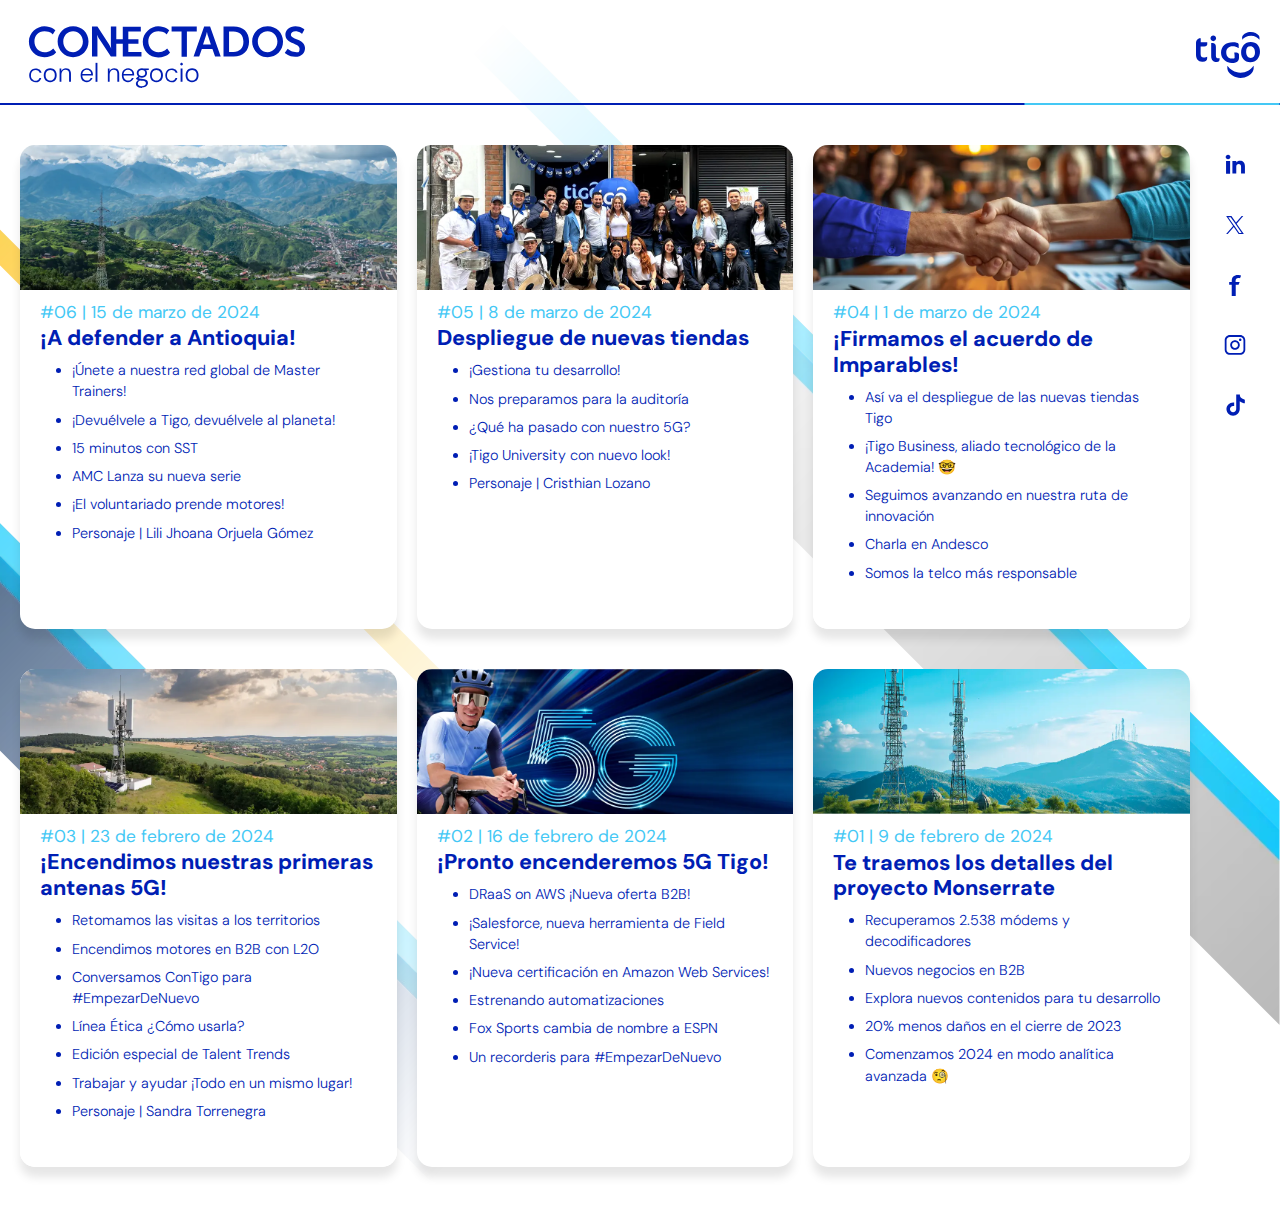
<file: index.html>
<!DOCTYPE html>
<html lang="es-la">
  <head>
    <meta http-equiv="Content-type" content="text/html; charset=utf-8" />
    <meta http-equiv="X-UA-Compatible" content="IE=edge" />
    <script type="text/javascript">
      var _browserisFlight = true;
    </script>

    <meta name="viewport" content="width=device-width, initial-scale=1" />
    <meta name="description" content="Boletin semanal de las noticias del negocio Tigo" />
    <meta property="og:image" content="https://comunicacionestigo.com/BoletinConectados/img/thumb.jpg" />

    <link rel="shortcut icon" href="img/favicon.png" type="image/x-icon" />
    <link rel="icon" href="img/favicon.png" type="image/x-icon" />

    <link rel="preload" href="https://cdn.jsdelivr.net/npm/bootstrap@5.3.0-alpha1/dist/css/bootstrap.min.css" as="style" onload="this.onload=null;this.rel='stylesheet'" />
    <noscript>
      <link rel="stylesheet" href="https://cdn.jsdelivr.net/npm/bootstrap@5.3.0-alpha1/dist/css/bootstrap.min.css" />
    </noscript>

    <link rel="stylesheet" href="css/main.css" />
    <title>BOX | CONECTADOS con el negocio</title>
  </head>

  <!-- Google tag (gtag.js) -->
  <script async src="https://www.googletagmanager.com/gtag/js?id=G-VL8SJDT7RG"></script>
  <script>
    window.dataLayer = window.dataLayer || [];
    function gtag() {
      dataLayer.push(arguments);
    }
    gtag("js", new Date());

    gtag("config", "G-VL8SJDT7RG");
  </script>

  <body class="home">
    <header>
      <div class="head">
        <div class="name"><img width="294" height="66" src="img/conectados.svg" alt="Conectados con el negocio" /></div>
        <div class="logo"><img width="64" height="46" src="img/tigo.svg" alt="Tigo" /></div>
      </div>
    </header>

    <div class="contain">
      <section class="library">      
        <article class="item"> <a href="6/index.html" target="_blank">
        <div class="thumbnail"><img src="6/img/antioquia.webp" alt="5G" /></div>
          <div class="txt">
            <h2><span>#06 | 15 de marzo de 2024</span>¡A defender a Antioquia!</h2>
            <ul>
              <li>¡Únete a nuestra red global de Master Trainers!</li>
              <li>¡Devuélvele a Tigo, devuélvele al planeta!</li>
              <li>15 minutos con SST</li>
              <li>AMC Lanza su nueva serie</li>
              <li>¡El voluntariado prende motores!</li>
              <li>Personaje | Lili Jhoana Orjuela Gómez</li>
            </ul>
          </div>
        </a> </article>
        <article class="item"> <a href="5/index.html" target="_blank">
        <div class="thumbnail"><img src="5/img/Principal.webp" alt="5G" /></div>
          <div class="txt">
            <h2><span>#05 | 8 de marzo de 2024</span>Despliegue de nuevas tiendas</h2>
            <ul>
              <li>¡Gestiona tu desarrollo!</li>
              <li>Nos preparamos para la auditoría</li>
              <li>¿Qué ha pasado con nuestro 5G?</li>
              <li>¡Tigo University con nuevo look!</li>
              <li>Personaje | Cristhian Lozano</li>
            </ul>
          </div>
        </a> </article>
        <article class="item"> <a href="4/index.html" target="_blank">
        <div class="thumbnail"><img src="4/img/Acuerdo.webp" alt="5G" /></div>
          <div class="txt">
            <h2><span>#04 | 1 de marzo de 2024</span>¡Firmamos el acuerdo de Imparables!</h2>
            <ul>
              <li>Así va el despliegue de las nuevas tiendas Tigo</li>
              <li>¡Tigo Business, aliado tecnológico de la Academia! 🤓</li>
              <li>Seguimos avanzando en nuestra ruta de innovación</li>
              <li>Charla en Andesco</li>
              <li>Somos la telco más responsable</li>
            </ul>
          </div>
        </a> </article>
        <article class="item"> <a href="3/index.html" target="_blank">
        <div class="thumbnail"><img src="3/img/antena.webp" alt="5G" /></div>
          <div class="txt">
            <h2><span>#03 | 23 de febrero de 2024</span>¡Encendimos nuestras primeras antenas 5G!</h2>
            <ul>
              <li>Retomamos las visitas a los territorios</li>
              <li>Encendimos motores en B2B con L2O</li>
              <li>Conversamos ConTigo para #EmpezarDeNuevo</li>
              <li>Línea Ética ¿Cómo usarla?</li>
              <li>Edición especial de Talent Trends</li>
              <li>Trabajar y ayudar ¡Todo en un mismo lugar!</li>
              <li>Personaje | Sandra Torrenegra</li>
            </ul>
          </div>
        </a> </article>
        <article class="item">
          <a href="2/index.html" target="_blank">
          <div class="thumbnail"><img src="2/img/5G.webp" alt="5G" /></div>
            <div class="txt">
              <h2><span>#02 | 16 de febrero de 2024</span>¡Pronto encenderemos 5G Tigo!</h2>
              <ul>
                <li>DRaaS on AWS ¡Nueva oferta B2B!</li>
                <li>¡Salesforce, nueva herramienta de Field Service!</li>
                <li>¡Nueva certificación en Amazon Web Services!</li>
                <li>Estrenando automatizaciones</li>
                <li>Fox Sports cambia de nombre a ESPN</li>
                <li>Un recorderis para #EmpezarDeNuevo</li>
              </ul>
            </div>
          </a>
        </article>
        <article class="item">
          <a href="1/index.html" target="_blank">
            <div class="thumbnail"><img src="1/img/monserrate.webp" alt="Monserrate" /></div>
            <div class="txt">
              <h2><span>#01 | 9 de febrero de 2024</span> Te traemos los detalles del proyecto Monserrate</h2>
              <ul>
                <li>Recuperamos 2.538 módems y decodificadores</li>
                <li>Nuevos negocios en B2B</li>
                <li>Explora nuevos contenidos para tu desarrollo</li>
                <li>20% menos daños en el cierre de 2023</li>
                <li>Comenzamos 2024 en modo analítica avanzada 🧐</li>
              </ul>
            </div>
          </a>
        </article>
      </section>
      <footer>
        <div class="media">
          <a onclick="gtag('event', 'enlace', { 'event_category': 'Redes', 'event_action': 'linkedin Tigo', 'event_label': 'enlace'});" href="https://www.linkedin.com/company/tigocolombia/mycompany/" data-bs-toggle="tooltip" title="" data-bs-original-title="Tigo Colombia">
            <img width="40" height="40" src="img/IN.svg" alt="" />
            <p class="movil">Tigo Colombia</p>
          </a>
          <a onclick="gtag('event', 'enlace', { 'event_category': 'Redes', 'event_action': 'twitter Tigo', 'event_label': 'enlace'});" href="https://twitter.com/Tigo_Colombia/" data-bs-toggle="tooltip" title="" data-bs-original-title="@Tigo_Colombia">
            <img width="40" height="40" src="img/TW.svg" alt="" />
            <p class="movil">@TigoColombia</p>
          </a>
          <a onclick="gtag('event', 'enlace', { 'event_category': 'Redes', 'event_action': 'facebook', 'event_label': 'enlace'});" href="https://www.facebook.com/Tigo.Col/" data-bs-toggle="tooltip" title="" data-bs-original-title="Tigo.Col">
            <img width="40" height="40" src="img/FB.svg" alt="" />
            <p class="movil">@Tigo.Col</p>
          </a>
          <a onclick="gtag('event', 'enlace', { 'event_category': 'Redes', 'event_action': 'Instagram', 'event_label': 'enlace'});" href="https://www.instagram.com/tigocolombia/?hl=es-la" data-bs-toggle="tooltip" title="" data-bs-original-title="TigoColombia">
            <img width="40" height="40" src="img/INS.svg" alt="" />
            <p class="movil">TigoColombia</p>
          </a>
          <a onclick="gtag('event', 'enlace', { 'event_category': 'Redes', 'event_action': 'tiktok', 'event_label': 'enlace'});" href="https://www.tiktok.com/@tigo.colombia?lang=es" data-bs-toggle="tooltip" title="" data-bs-original-title="@tigo.colombia">
            <img width="40" height="40" src="img/TK.svg" alt="" />
            <p class="movil">@tigo.colombia</p>
          </a>
          
        </div>
      </footer>
    </div>
    
    <!-- javascript -->
    
    <script defer src="https://ajax.googleapis.com/ajax/libs/jquery/1.12.4/jquery.min.js"></script>
    <script defer src="https://cdn.jsdelivr.net/npm/bootstrap@5.3.0-alpha1/dist/js/bootstrap.bundle.min.js" integrity="sha384-w76AqPfDkMBDXo30jS1Sgez6pr3x5MlQ1ZAGC+nuZB+EYdgRZgiwxhTBTkF7CXvN" crossorigin="anonymous"></script>
  </body>
</html>
</file>
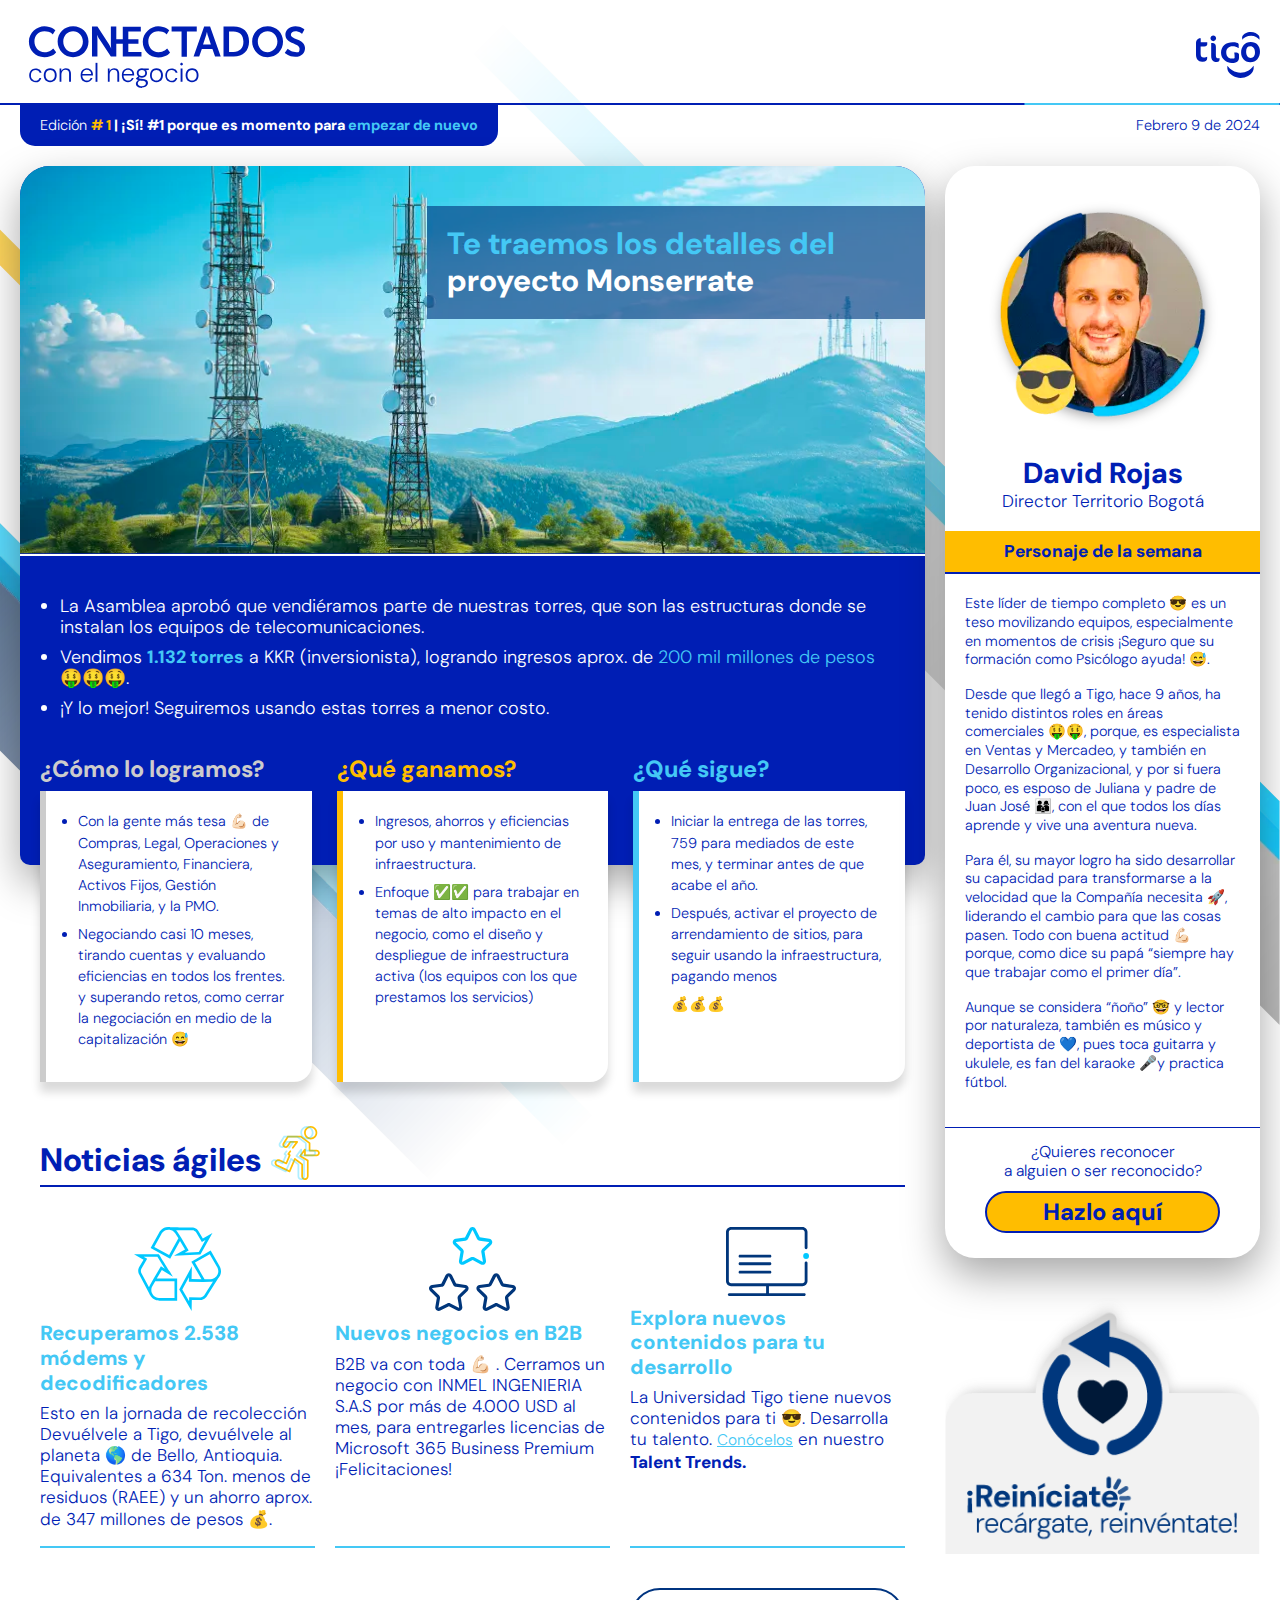
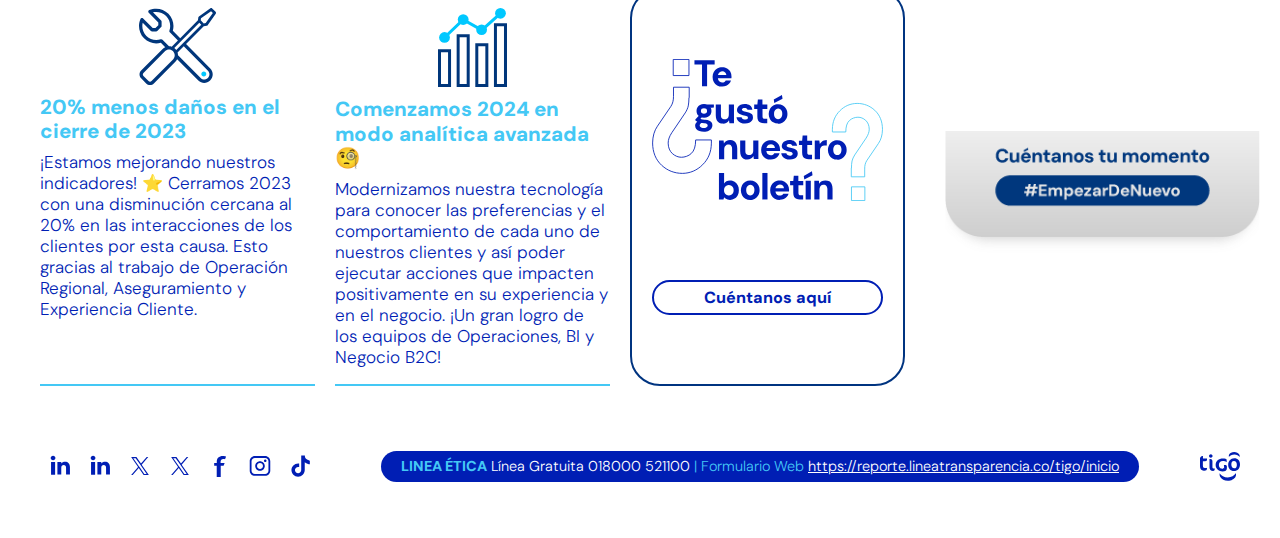
<file: 1/index.html>
<!DOCTYPE html>
<html lang="es-la">
  <head>
    <meta http-equiv="Content-type" content="text/html; charset=utf-8" />
    <meta http-equiv="X-UA-Compatible" content="IE=edge" />
    <script type="text/javascript">
      var _browserisFlight = true;
    </script>

    <meta name="viewport" content="width=device-width, initial-scale=1" />
    <meta name="description" content="Boletin semanal de las noticias del negocio Tigo" />
    <meta property="og:image" content="https://comunicacionestigo.com/BoletinConectados/img/thumb.jpg" />

    <link rel="shortcut icon" href="../img/favicon.png" type="image/x-icon" />
    <link rel="icon" href="../img/favicon.png" type="image/x-icon" />

    <link rel="preload" href="https://cdn.jsdelivr.net/npm/bootstrap@5.3.0-alpha1/dist/css/bootstrap.min.css" as="style" onload="this.onload=null;this.rel='stylesheet'" />
    <noscript>
      <link rel="stylesheet" href="https://cdn.jsdelivr.net/npm/bootstrap@5.3.0-alpha1/dist/css/bootstrap.min.css" />
    </noscript>

    <link rel="stylesheet" href="../css/main.css" />
    <title>1 | CONECTADOS con el negocio</title>
  </head>

  <!-- Google tag (gtag.js) -->
  <script async src="https://www.googletagmanager.com/gtag/js?id=G-VL8SJDT7RG"></script>
  <script>
    window.dataLayer = window.dataLayer || [];
    function gtag() {
      dataLayer.push(arguments);
    }
    gtag("js", new Date());

    gtag("config", "G-VL8SJDT7RG");
  </script>

  <body>
    <header>
      <div class="head">
        <div class="name"><a href="../index.html" onclick="gtag('event', 'enlace', { 'event_category': 'Box', 'event_action': 'box', 'event_label': 'enlace'});"><img width="294" height="66" src="../img/conectados.svg" alt="Conectados con el negocio" /></a></div>
        <div class="logo"><img width="64" height="46" src="../img/tigo.svg" alt="Tigo" /></div>
      </div>
    </header>

    <div class="contain">
      <div class="data">
        <div class="num">
          Edición <strong><span class="txt_amarillo"># 1 </span> | ¡Sí! #1 porque es momento para  <span class="txt_azul3">empezar de nuevo</span></strong>
        </div>
        <div class="date">Febrero 9 de 2024</div>
      </div>
      <div class="wrap">
        <div class="ppal">
          <section class="titular">
            <article class="ppal">
              <div class="image">
                <img width="1360" height="578" src="img/monserrate.webp" alt="" />
                <h1>Te traemos los detalles del <span>proyecto Monserrate</span></h1>
              </div>
              <div class="txt">
                <ul>
                  <li>La Asamblea aprobó que vendiéramos parte de nuestras torres, que son las estructuras donde se instalan los equipos de telecomunicaciones.</li>
                  <li>Vendimos <strong class="txt_azul3">1.132 torres</strong> a KKR (inversionista), logrando ingresos aprox. de <span class="txt_azul3">200 mil millones de pesos</span> 🤑🤑🤑.</li>
                  <li>¡Y lo mejor! Seguiremos usando estas torres a menor costo.</li>
                </ul>
              </div>
            </article>
          </section>
          <div class="extend-arti">
            <div class="item">
              <h3>¿Cómo lo logramos?</h3>
              <div class="txt">
                <ul>
                  <li>Con la gente más tesa 💪🏻 de Compras, Legal, Operaciones y Aseguramiento, Financiera, Activos Fijos, Gestión Inmobiliaria, y la PMO.</li>
                  <li>Negociando casi 10 meses, tirando cuentas y evaluando eficiencias en todos los frentes. y superando retos, como cerrar la negociación en medio de la capitalización 😅</li>
                </ul>
              </div>
            </div>
            <div class="item">
              <h3>¿Qué ganamos?</h3>
              <div class="txt">
                <ul>
                  <li>Ingresos, ahorros y eficiencias por uso y mantenimiento de infraestructura.</li>
                  <li>Enfoque ✅✅ para trabajar en temas de alto impacto en el negocio, como el diseño y despliegue de infraestructura activa (los equipos con los que prestamos los servicios)</li>
                </ul>
              </div>
            </div>
            <div class="item">
              <h3>¿Qué sigue?</h3>
              <div class="txt">
                <ul>
                  <li>Iniciar la entrega de las torres, 759 para mediados de este mes, y terminar antes de que acabe el año.</li>
                  <li>Después, activar el proyecto de arrendamiento de sitios, para seguir usando la infraestructura, pagando menos</li>
                  💰💰💰
                </ul>
              </div>
            </div>
          </div>
          <section class="notes">
            <h2>Noticias ágiles <img src="../img/agil.svg" alt="" /></h2>
            <div class="items_n">
              <div class="txt">
                <div class="thumbnail"><img src="img/Notas_Reciclar.svg" alt="Recuperacion" /></div>
                <h3>Recuperamos 2.538 módems y decodificadores</h3>
                <p>Esto en la jornada de recolección Devuélvele a Tigo, devuélvele al planeta 🌎 de Bello, Antioquia. Equivalentes a 634 Ton. menos de residuos (RAEE) y un ahorro aprox. de 347 millones de pesos 💰.</p>
              </div>
              <div class="txt">
                <div class="thumbnail"><img src="img/Notas_Negocios.svg" alt="Recuperacion" /></div>
                <h3>Nuevos negocios en B2B</h3>
                <p>B2B va con toda 💪🏻 . Cerramos un negocio con INMEL INGENIERIA S.A.S por más de 4.000 USD al mes, para entregarles licencias de Microsoft 365 Business Premium ¡Felicitaciones!</p>
              </div>
              <div class="txt">
                <div class="thumbnail"><img src="img/Notas_Contenidos.svg" alt="Recuperacion" /></div>
                <h3>Explora nuevos contenidos para tu desarrollo</h3>
                <p>La Universidad Tigo tiene nuevos contenidos para ti 😎. Desarrolla tu talento. <a href="https://millicom.sharepoint.com/sites/ep-tigoco/Comunicaciones/PublishingImages/Talent%20Trends" onclick="gtag('event', 'enlace', { 'event_category': 'Notas', 'event_action': 'Contenidos', 'event_label': 'enlace'});">Conócelos</a> en nuestro <strong>Talent Trends.</strong></p>
              </div>
              <div class="txt">
                <div class="thumbnail"><img src="img/Notas_Danos.svg" alt="Recuperacion" /></div>
                <h3>20% menos daños en el cierre de 2023</h3>
                <p>¡Estamos mejorando nuestros indicadores! ⭐ Cerramos 2023 con una disminución cercana al 20% en las interacciones de los clientes por esta causa. Esto gracias al trabajo de Operación Regional, Aseguramiento y Experiencia Cliente.</p>
              </div>
              <div class="txt">
                <div class="thumbnail"><img src="img/Notas_Analitica.svg" alt="Recuperacion" /></div>
                <h3>Comenzamos 2024 en modo analítica avanzada 🧐</h3>
                <p>Modernizamos nuestra tecnología para conocer las preferencias y el comportamiento de cada uno de nuestros clientes y así poder ejecutar acciones que impacten positivamente en su experiencia y en el negocio. ¡Un gran logro de los equipos de Operaciones, BI y Negocio B2C!</p>
              </div>
              <div class="form"><img src="../img/encuesta.svg" alt="" /><a href="https://forms.office.com/e/0jNfwnjvw9" onclick="gtag('event', 'enlace', { 'event_category': 'Encuesta', 'event_action': 'Encuesta', 'event_label': 'Formulario'});" target="_blank" class="btns btn1">Cuéntanos aquí</a></div>
            </div>
          </section>
        </div>
        <aside>
          <div class="person" style="line-height: 1.3em">
            <img src="img/persona.webp" alt="persona" />
            <h2>
              David Rojas
              <span>Director Territorio Bogotá</span>
            </h2>
            <h4>Personaje de la semana</h4>
            <div class="txt">
              <p>Este líder de tiempo completo 😎 es un teso movilizando equipos, especialmente en momentos de crisis ¡Seguro que su formación como Psicólogo ayuda! 😅.</p>
              <p>Desde que llegó a Tigo, hace 9 años, ha tenido distintos roles en áreas comerciales 🤑🤑, porque, es especialista en Ventas y Mercadeo, y también en Desarrollo Organizacional, y por si fuera poco, es esposo de Juliana y padre de Juan José 👨‍👩‍👦, con el que todos los días aprende y vive una aventura nueva.</p>
              <p>Para él, su mayor logro ha sido desarrollar su capacidad para transformarse a la velocidad que la Compañía necesita 🚀, liderando el cambio para que las cosas pasen. Todo con buena actitud 💪🏻 porque, como dice su papá “siempre hay que trabajar como el primer día”.</p>
              <p>Aunque se considera “ñoño” 🤓 y lector por naturaleza, también es músico y deportista de 💙, pues toca guitarra y ukulele, es fan del karaoke 🎤y practica fútbol.</p>
            </div>
            <div class="conv">
              <p>¿Quieres reconocer <br />a alguien o ser reconocido? <a href="https://forms.office.com/e/cYmCV1RpWp" onclick="gtag('event', 'enlace', { 'event_category': 'Personaje', 'event_action': 'Convocatoria', 'event_label': 'Formulario'});" target="_blank" class="btns btn2">Hazlo aquí</a></p>
            </div>
          </div>
          <div class="banner">
            <img width="1320" height="290" src="img/banner/reiniciate_01.png" alt="pata" />
            <div onclick="gtag('event', 'enlace', { 'event_category': 'banner', 'event_action': 'Reinicio', 'event_label': 'video'});" class="ratio ratio-16x9">
              <iframe src="https://millicom.sharepoint.com/sites/ep-tigoco/Comunicaciones/_layouts/15/embed.aspx?UniqueId=15063d8d-60c2-4c6b-aaa8-8f38dc539981&embed=%7B%22hvm%22%3Atrue%2C%22ust%22%3Atrue%7D&referrer=StreamWebApp&referrerScenario=EmbedDialog.Create" frameborder="0"></iframe>
            </div>
            <a href="https://forms.office.com/e/c8fKdGHEBw"><img width="1320" height="290" src="img/banner/reiniciate_03.png" alt="historia" /></a>
          </div>
        </aside>
      </div>

      <footer>
        <div class="media">
          <a onclick="gtag('event', 'enlace', { 'event_category': 'Redes', 'event_action': 'linkedin Tigo', 'event_label': 'enlace'});" href="https://www.linkedin.com/company/tigocolombia/mycompany/" data-bs-toggle="tooltip" title="" data-bs-original-title="Tigo Colombia">
            <img width="40" height="40" src="../img/IN.svg" alt="" />
            <p class="movil">Tigo Colombia</p>
          </a>
          <a onclick="gtag('event', 'enlace', { 'event_category': 'Redes', 'event_action': 'linkedin Marcelo', 'event_label': 'enlace'});" href="https://www.linkedin.com/in/marcelocataldo/" data-bs-toggle="tooltip" title="" data-bs-original-title="MarceloCataldo">
            <img width="40" height="40" src="../img/IN.svg" alt="" />
            <p class="movil">MarceloCataldo</p>
          </a>
          <a onclick="gtag('event', 'enlace', { 'event_category': 'Redes', 'event_action': 'twitter Tigo', 'event_label': 'enlace'});" href="https://twitter.com/Tigo_Colombia/" data-bs-toggle="tooltip" title="" data-bs-original-title="@Tigo_Colombia">
            <img width="40" height="40" src="../img/TW.svg" alt="" />
            <p class="movil">@TigoColombia</p>
          </a>
          <a onclick="gtag('event', 'enlace', { 'event_category': 'Redes', 'event_action': 'twitter Marcelo', 'event_label': 'enlace'});" href="https://twitter.com/marcelocataldo/" data-bs-toggle="tooltip" title="" data-bs-original-title="@MarceloCataldo">
            <img width="40" height="40" src="../img/TW.svg" alt="" />
            <p class="movil">@MarceloCataldo</p>
          </a>
          <a onclick="gtag('event', 'enlace', { 'event_category': 'Redes', 'event_action': 'facebook', 'event_label': 'enlace'});" href="https://www.facebook.com/Tigo.Col/" data-bs-toggle="tooltip" title="" data-bs-original-title="Tigo.Col">
            <img width="40" height="40" src="../img/FB.svg" alt="" />
            <p class="movil">@Tigo.Col</p>
          </a>
          <a onclick="gtag('event', 'enlace', { 'event_category': 'Redes', 'event_action': 'Instagram', 'event_label': 'enlace'});" href="https://www.instagram.com/tigocolombia/?hl=es-la" data-bs-toggle="tooltip" title="" data-bs-original-title="TigoColombia">
            <img width="40" height="40" src="../img/INS.svg" alt="" />
            <p class="movil">TigoColombia</p>
          </a>
          <a onclick="gtag('event', 'enlace', { 'event_category': 'Redes', 'event_action': 'tiktok', 'event_label': 'enlace'});" href="https://www.tiktok.com/@tigo.colombia?lang=es" data-bs-toggle="tooltip" title="" data-bs-original-title="@tigo.colombia">
            <img width="40" height="40" src="../img/TK.svg" alt="" />
            <p class="movil">@tigo.colombia</p>
          </a>
        </div>
        <div class="etica"><strong class="txt_azul3">LINEA ÉTICA</strong> Línea Gratuita 018000 521100 <span class="txt_azul3">| Formulario Web</span> <a href="https://reporte.lineatransparencia.co/tigo/inicio" target="_blank">https://reporte.lineatransparencia.co/tigo/inicio</a></div>

        <div class="logo"><img width="40" height="29" src="../img/tigo.svg" alt="" /></div>
      </footer>
    </div>
    <div class="js">
      <script defer src="https://ajax.googleapis.com/ajax/libs/jquery/1.12.4/jquery.min.js"></script>
      <script defer src="https://cdn.jsdelivr.net/npm/bootstrap@5.3.0-alpha1/dist/js/bootstrap.bundle.min.js" integrity="sha384-w76AqPfDkMBDXo30jS1Sgez6pr3x5MlQ1ZAGC+nuZB+EYdgRZgiwxhTBTkF7CXvN" crossorigin="anonymous"></script>
    </div>
  </body>
</html>
</file>
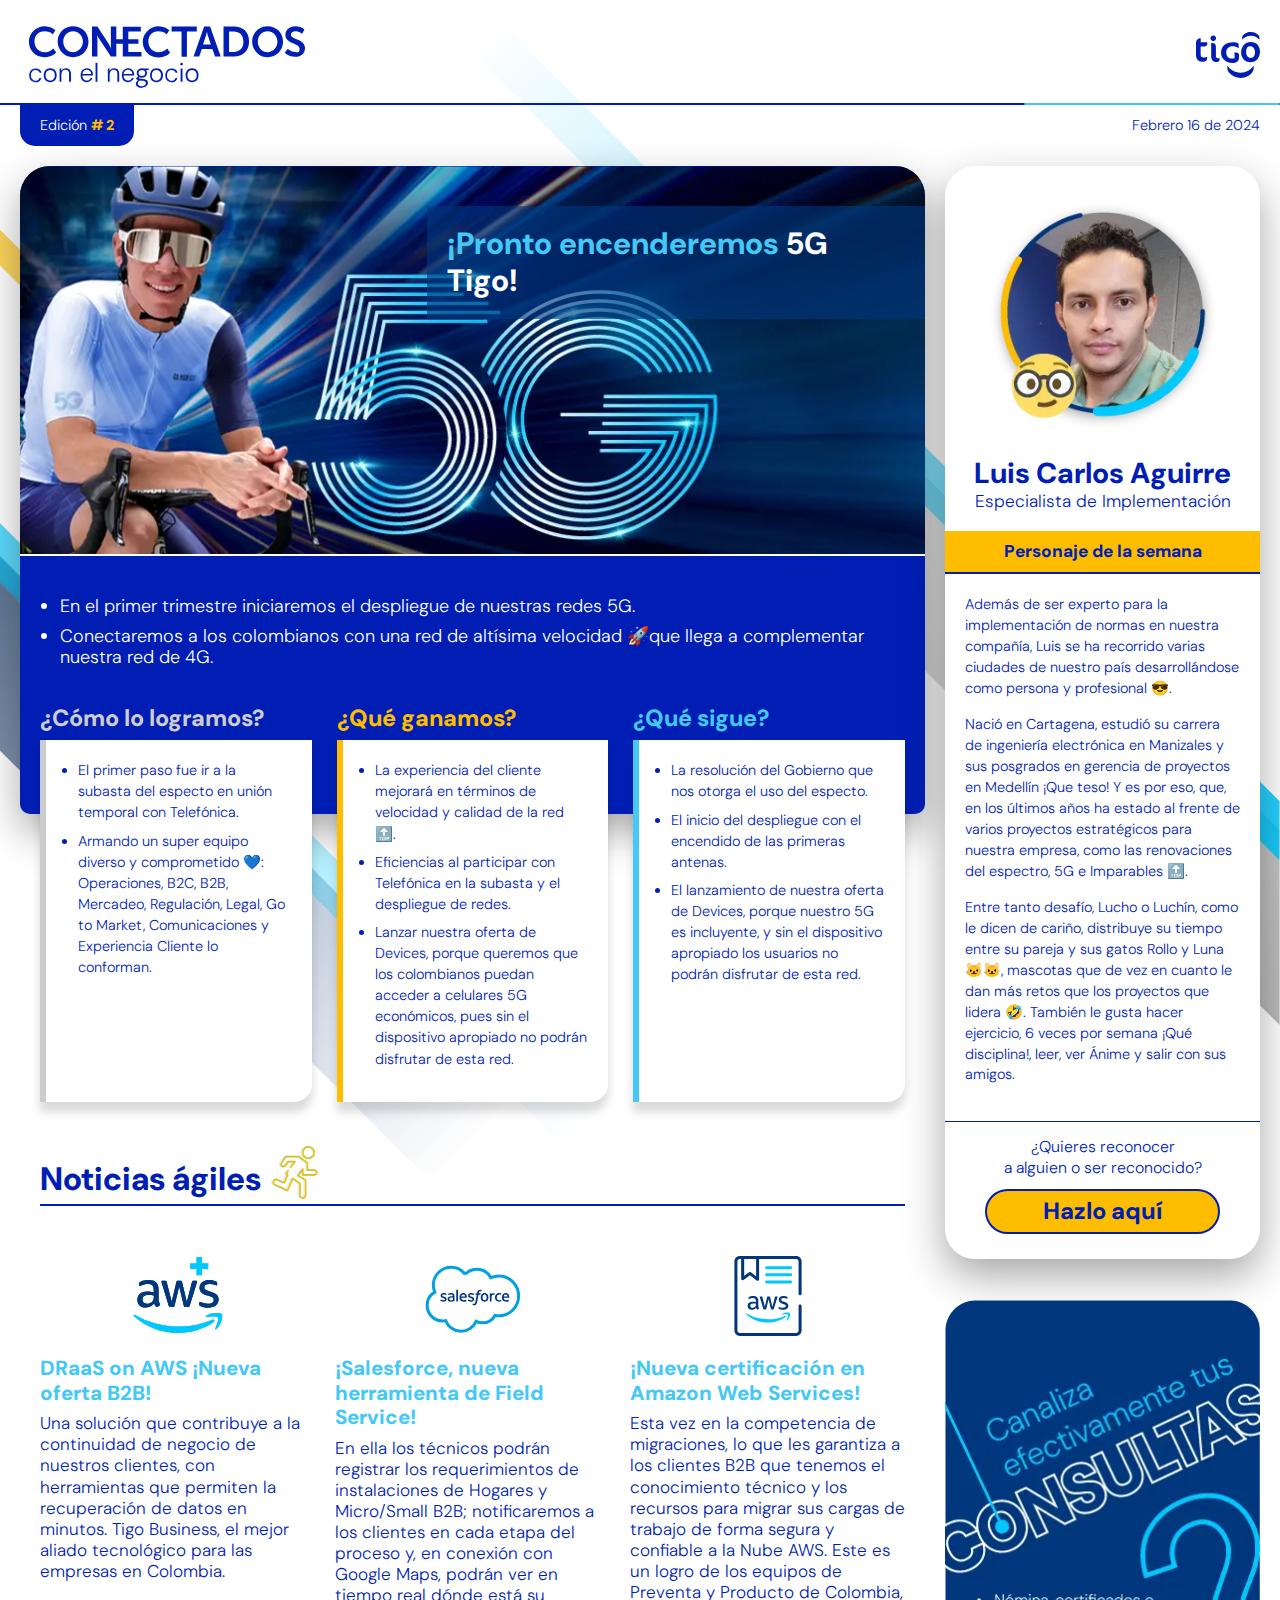
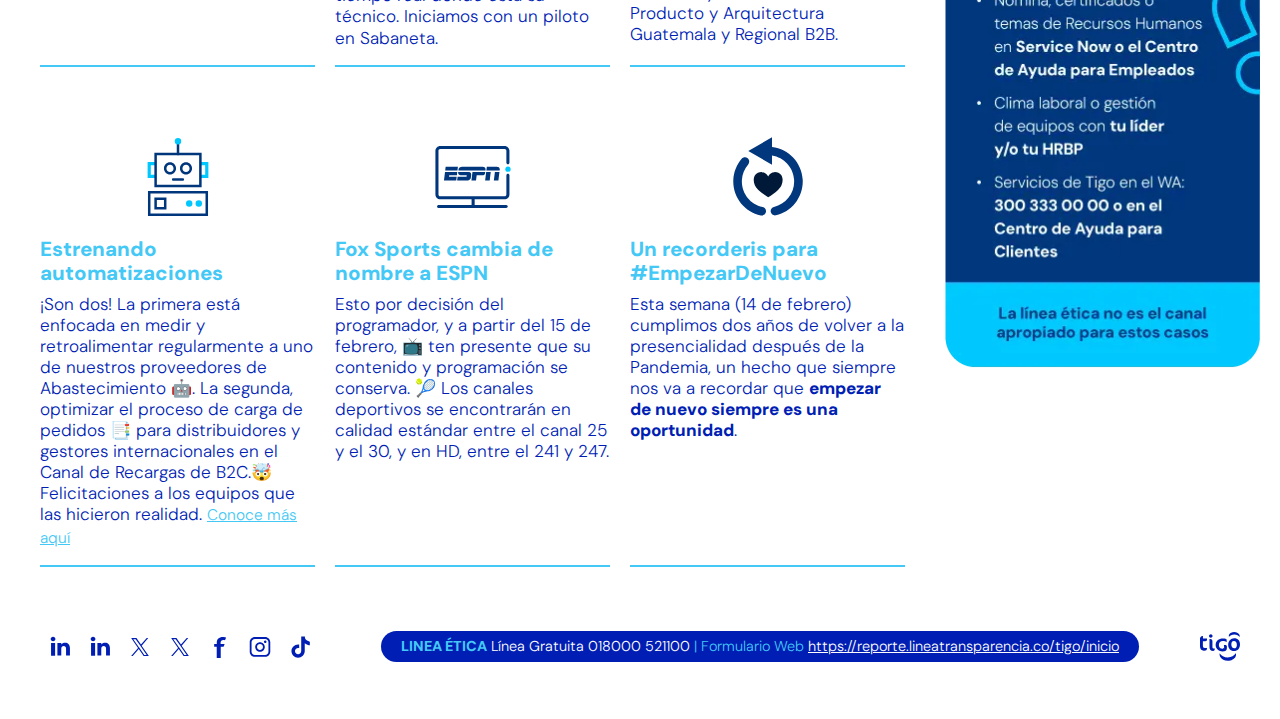
<file: 2/index.html>
<!DOCTYPE html>
<html lang="es-la">
  <head>
    <meta http-equiv="Content-type" content="text/html; charset=utf-8" />
    <meta http-equiv="X-UA-Compatible" content="IE=edge" />
    <script type="text/javascript">
      var _browserisFlight = true;
    </script>

    <meta name="viewport" content="width=device-width, initial-scale=1" />
    <meta name="description" content="Boletin semanal de las noticias del negocio Tigo" />
    <meta property="og:image" content="https://comunicacionestigo.com/BoletinConectados/img/thumb.jpg" />

    <link rel="shortcut icon" href="../img/favicon.png" type="image/x-icon" />
    <link rel="icon" href="../img/favicon.png" type="image/x-icon" />

    <link rel="preload" href="https://cdn.jsdelivr.net/npm/bootstrap@5.3.0-alpha1/dist/css/bootstrap.min.css" as="style" onload="this.onload=null;this.rel='stylesheet'" />
    <noscript>
      <link rel="stylesheet" href="https://cdn.jsdelivr.net/npm/bootstrap@5.3.0-alpha1/dist/css/bootstrap.min.css" />
    </noscript>

    <link rel="stylesheet" href="../css/main.css" />
    <title>2 | CONECTADOS con el negocio</title>
  </head>

  <!-- Google tag (gtag.js) -->
  <script async src="https://www.googletagmanager.com/gtag/js?id=G-VL8SJDT7RG"></script>
  <script>
    window.dataLayer = window.dataLayer || [];
    function gtag() {
      dataLayer.push(arguments);
    }
    gtag("js", new Date());

    gtag("config", "G-VL8SJDT7RG");
  </script>

  <body>
    <header>
      <div class="head">
        <div class="name"><a href="../index.html" onclick="gtag('event', 'enlace', { 'event_category': 'Box', 'event_action': 'box', 'event_label': 'enlace'});"><img width="294" height="66" src="../img/conectados.svg" alt="Conectados con el negocio" /></a></div>
        <div class="logo"><img width="64" height="46" src="../img/tigo.svg" alt="Tigo" /></div>
      </div>
    </header>

    <div class="contain">
      <div class="data">
        <div class="num">
          Edición <strong><span class="txt_amarillo"># 2 </span></strong>
        </div>
        <div class="date">Febrero 16 de 2024</div>
      </div>
      <div class="wrap">
        <div class="ppal">
          <section class="titular">
            <article class="ppal">
              <div class="image">
                <img width="1360" height="578" src="img/5G.webp" alt="" />
                <h1>¡Pronto encenderemos <span>5G Tigo!</span></h1>
              </div>
              <div class="txt">
                <ul>
                  <li>En el primer trimestre iniciaremos el despliegue de nuestras redes 5G.</li>
                  <li>Conectaremos a los colombianos con una red de altísima velocidad 🚀que llega a complementar nuestra red de 4G.</li>
                </ul>
              </div>
            </article>
          </section>
          <div class="extend-arti">
            <div class="item">
              <h3>¿Cómo lo logramos?</h3>
              <div class="txt">
                <ul>
                  <li>El primer paso fue ir a la subasta del especto en unión temporal con Telefónica.</li>
                  <li>Armando un super equipo diverso y comprometido 💙: Operaciones, B2C, B2B, Mercadeo, Regulación, Legal, Go to Market, Comunicaciones y Experiencia Cliente lo conforman.</li>
                </ul>
              </div>
            </div>
            <div class="item">
              <h3>¿Qué ganamos?</h3>
              <div class="txt">
                <ul>
                  <li>La experiencia del cliente mejorará en términos de velocidad y calidad de la red 🔝.</li>
                  <li>Eficiencias al participar con Telefónica en la subasta y el despliegue de redes.</li>
                  <li>Lanzar nuestra oferta de Devices, porque queremos que los colombianos puedan acceder a celulares 5G económicos, pues sin el dispositivo apropiado no podrán disfrutar de esta red.</li>
                </ul>
              </div>
            </div>
            <div class="item">
              <h3>¿Qué sigue?</h3>
              <div class="txt">
                <ul>
                  <li>La resolución del Gobierno que nos otorga el uso del especto.</li>
                  <li>El inicio del despliegue con el encendido de las primeras antenas.</li>
                  <li>El lanzamiento de nuestra oferta de Devices, porque nuestro 5G es incluyente, y sin el dispositivo apropiado los usuarios no podrán disfrutar de esta red.</li>
                </ul>
              </div>
            </div>
          </div>
          <section class="notes">
            <h2>Noticias ágiles <img src="../img/agil.svg" alt="" /></h2>
            <div class="items_n">
              <div class="txt">
                <div class="thumbnail"><img src="img/Notas_aws1.svg" alt="AWS" /></div>
                <h3>DRaaS on AWS ¡Nueva oferta B2B!</h3>
                <p>Una solución que contribuye a la continuidad de negocio de nuestros clientes, con herramientas que permiten la recuperación de datos en minutos. Tigo Business, el mejor aliado tecnológico para las empresas en Colombia.</p>
              </div>
              <div class="txt">
                <div class="thumbnail"><img src="img/Notas_salesforce.svg" alt="Saleforce" /></div>
                <h3>¡Salesforce, nueva herramienta de Field Service!</h3>
                <p>En ella los técnicos podrán registrar los requerimientos de instalaciones de Hogares y Micro/Small B2B; notificaremos a los clientes en cada etapa del proceso y, en conexión con Google Maps, podrán ver en tiempo real dónde está su técnico. Iniciamos con un piloto en Sabaneta.</p>
              </div>
              <div class="txt">
                <div class="thumbnail"><img src="img/Notas_aws2.svg" alt="AWS certificación" /></div>
                <h3>¡Nueva certificación en Amazon Web Services!</h3>
                <p>Esta vez en la competencia de migraciones, lo que les garantiza a los clientes B2B que tenemos el conocimiento técnico y los recursos para migrar sus cargas de trabajo de forma segura y confiable a la Nube AWS. Este es un logro de los equipos de Preventa y Producto de Colombia, Producto y Arquitectura Guatemala y Regional B2B.</p>
              </div>
              <div class="txt">
                <div class="thumbnail"><img src="img/Notas_auto.svg" alt="automatizaciones" /></div>
                <h3>Estrenando automatizaciones</h3>
                <p>¡Son dos! La primera está enfocada en medir y retroalimentar regularmente a uno de nuestros proveedores de Abastecimiento 🤖. La segunda, optimizar el proceso de carga de pedidos 📑 para distribuidores y gestores internacionales en el Canal de Recargas de B2C.🤯 Felicitaciones a los equipos que las hicieron realidad. <a href="https://millicom.sharepoint.com/sites/GerenciadeProcesos/Shared%20Documents/Cultura%20(en%20construcci%C3%B3n)/Comunicaciones/2024/Automatizaciones%20febrero%2013.pdf" onclick="gtag('event', 'enlace', { 'event_category': 'Notas', 'event_action': 'Automatizaciones', 'event_label': 'Documento'});" target="_blank">Conoce más aquí</a></p>
              </div>
              <div class="txt">
                <div class="thumbnail"><img src="img/Notas_espn.svg" alt="FOX" /></div>
                <h3>Fox Sports cambia de nombre a ESPN</h3>
                <p>Esto por decisión del programador, y a partir del 15 de febrero, 📺 ten presente que su contenido y programación se conserva. 🎾 Los canales deportivos se encontrarán en calidad estándar entre el canal 25 y el 30, y en HD, entre el 241 y 247.</p>
              </div>
              <div class="txt">
                <div class="thumbnail"><img src="img/Notas_empezar.svg" alt="Empezar" /></div>

                <h3>Un recorderis para #EmpezarDeNuevo</h3>
                <p>Esta semana (14 de febrero) cumplimos dos años de volver a la presencialidad después de la Pandemia, un hecho que siempre nos va a recordar que <strong>empezar de nuevo siempre es una oportunidad</strong>.</p>
              </div>
            </div>
          </section>
        </div>
        <aside>
          <div class="person" style="line-height: 1.45em">
            <img src="img/persona.webp" alt="persona" />
            <h2>
              Luis Carlos Aguirre
              <span> Especialista de Implementación</span>
            </h2>
            <h4>Personaje de la semana</h4>
            <div class="txt">
              <p>Además de ser experto para la implementación de normas en nuestra compañía, Luis se ha recorrido varias ciudades de nuestro país desarrollándose como persona y profesional 😎.</p>
              <p>Nació en Cartagena, estudió su carrera de ingeniería electrónica en Manizales y sus posgrados en gerencia de proyectos en Medellín ¡Que teso! Y es por eso, que, en los últimos años ha estado al frente de varios proyectos estratégicos para nuestra empresa, como las renovaciones del espectro, 5G e Imparables 🔝.</p>
              <p>Entre tanto desafío, Lucho o Luchín, como le dicen de cariño, distribuye su tiempo entre su pareja y sus gatos Rollo y Luna 🐱🐱, mascotas que de vez en cuanto le dan más retos que los proyectos que lidera 🤣. También le gusta hacer ejercicio, 6 veces por semana ¡Qué disciplina!, leer, ver Ánime y salir con sus amigos.</p>
            </div>
            <div class="conv">
              <p>¿Quieres reconocer <br />a alguien o ser reconocido? <a href="https://forms.office.com/e/cYmCV1RpWp" onclick="gtag('event', 'enlace', { 'event_category': 'Personaje', 'event_action': 'Convocatoria', 'event_label': 'Formulario'});" target="_blank" class="btns btn2">Hazlo aquí</a></p>
            </div>
          </div>
          <div class="banner"><img src="img/banner_consultas.webp" alt="Consultas" /></div>
        </aside>
      </div>

      <footer>
        <div class="media">
          <a onclick="gtag('event', 'enlace', { 'event_category': 'Redes', 'event_action': 'linkedin Tigo', 'event_label': 'enlace'});" href="https://www.linkedin.com/company/tigocolombia/mycompany/" data-bs-toggle="tooltip" title="" data-bs-original-title="Tigo Colombia">
            <img width="40" height="40" src="../img/IN.svg" alt="" />
            <p class="movil">Tigo Colombia</p>
          </a>
          <a onclick="gtag('event', 'enlace', { 'event_category': 'Redes', 'event_action': 'linkedin Marcelo', 'event_label': 'enlace'});" href="https://www.linkedin.com/in/marcelocataldo/" data-bs-toggle="tooltip" title="" data-bs-original-title="MarceloCataldo">
            <img width="40" height="40" src="../img/IN.svg" alt="" />
            <p class="movil">MarceloCataldo</p>
          </a>
          <a onclick="gtag('event', 'enlace', { 'event_category': 'Redes', 'event_action': 'twitter Tigo', 'event_label': 'enlace'});" href="https://twitter.com/Tigo_Colombia/" data-bs-toggle="tooltip" title="" data-bs-original-title="@Tigo_Colombia">
            <img width="40" height="40" src="../img/TW.svg" alt="" />
            <p class="movil">@TigoColombia</p>
          </a>
          <a onclick="gtag('event', 'enlace', { 'event_category': 'Redes', 'event_action': 'twitter Marcelo', 'event_label': 'enlace'});" href="https://twitter.com/marcelocataldo/" data-bs-toggle="tooltip" title="" data-bs-original-title="@MarceloCataldo">
            <img width="40" height="40" src="../img/TW.svg" alt="" />
            <p class="movil">@MarceloCataldo</p>
          </a>
          <a onclick="gtag('event', 'enlace', { 'event_category': 'Redes', 'event_action': 'facebook', 'event_label': 'enlace'});" href="https://www.facebook.com/Tigo.Col/" data-bs-toggle="tooltip" title="" data-bs-original-title="Tigo.Col">
            <img width="40" height="40" src="../img/FB.svg" alt="" />
            <p class="movil">@Tigo.Col</p>
          </a>
          <a onclick="gtag('event', 'enlace', { 'event_category': 'Redes', 'event_action': 'Instagram', 'event_label': 'enlace'});" href="https://www.instagram.com/tigocolombia/?hl=es-la" data-bs-toggle="tooltip" title="" data-bs-original-title="TigoColombia">
            <img width="40" height="40" src="../img/INS.svg" alt="" />
            <p class="movil">TigoColombia</p>
          </a>
          <a onclick="gtag('event', 'enlace', { 'event_category': 'Redes', 'event_action': 'tiktok', 'event_label': 'enlace'});" href="https://www.tiktok.com/@tigo.colombia?lang=es" data-bs-toggle="tooltip" title="" data-bs-original-title="@tigo.colombia">
            <img width="40" height="40" src="../img/TK.svg" alt="" />
            <p class="movil">@tigo.colombia</p>
          </a>
        </div>
        <div class="etica"><strong class="txt_azul3">LINEA ÉTICA</strong> Línea Gratuita 018000 521100 <span class="txt_azul3">| Formulario Web</span> <a href="https://reporte.lineatransparencia.co/tigo/inicio" target="_blank">https://reporte.lineatransparencia.co/tigo/inicio</a></div>

        <div class="logo"><img width="40" height="29" src="../img/tigo.svg" alt="" /></div>
      </footer>
    </div>
    <div class="js">
      <script defer src="https://ajax.googleapis.com/ajax/libs/jquery/1.12.4/jquery.min.js"></script>
      <script defer src="https://cdn.jsdelivr.net/npm/bootstrap@5.3.0-alpha1/dist/js/bootstrap.bundle.min.js" integrity="sha384-w76AqPfDkMBDXo30jS1Sgez6pr3x5MlQ1ZAGC+nuZB+EYdgRZgiwxhTBTkF7CXvN" crossorigin="anonymous"></script>
    </div>
  </body>
</html>
</file>
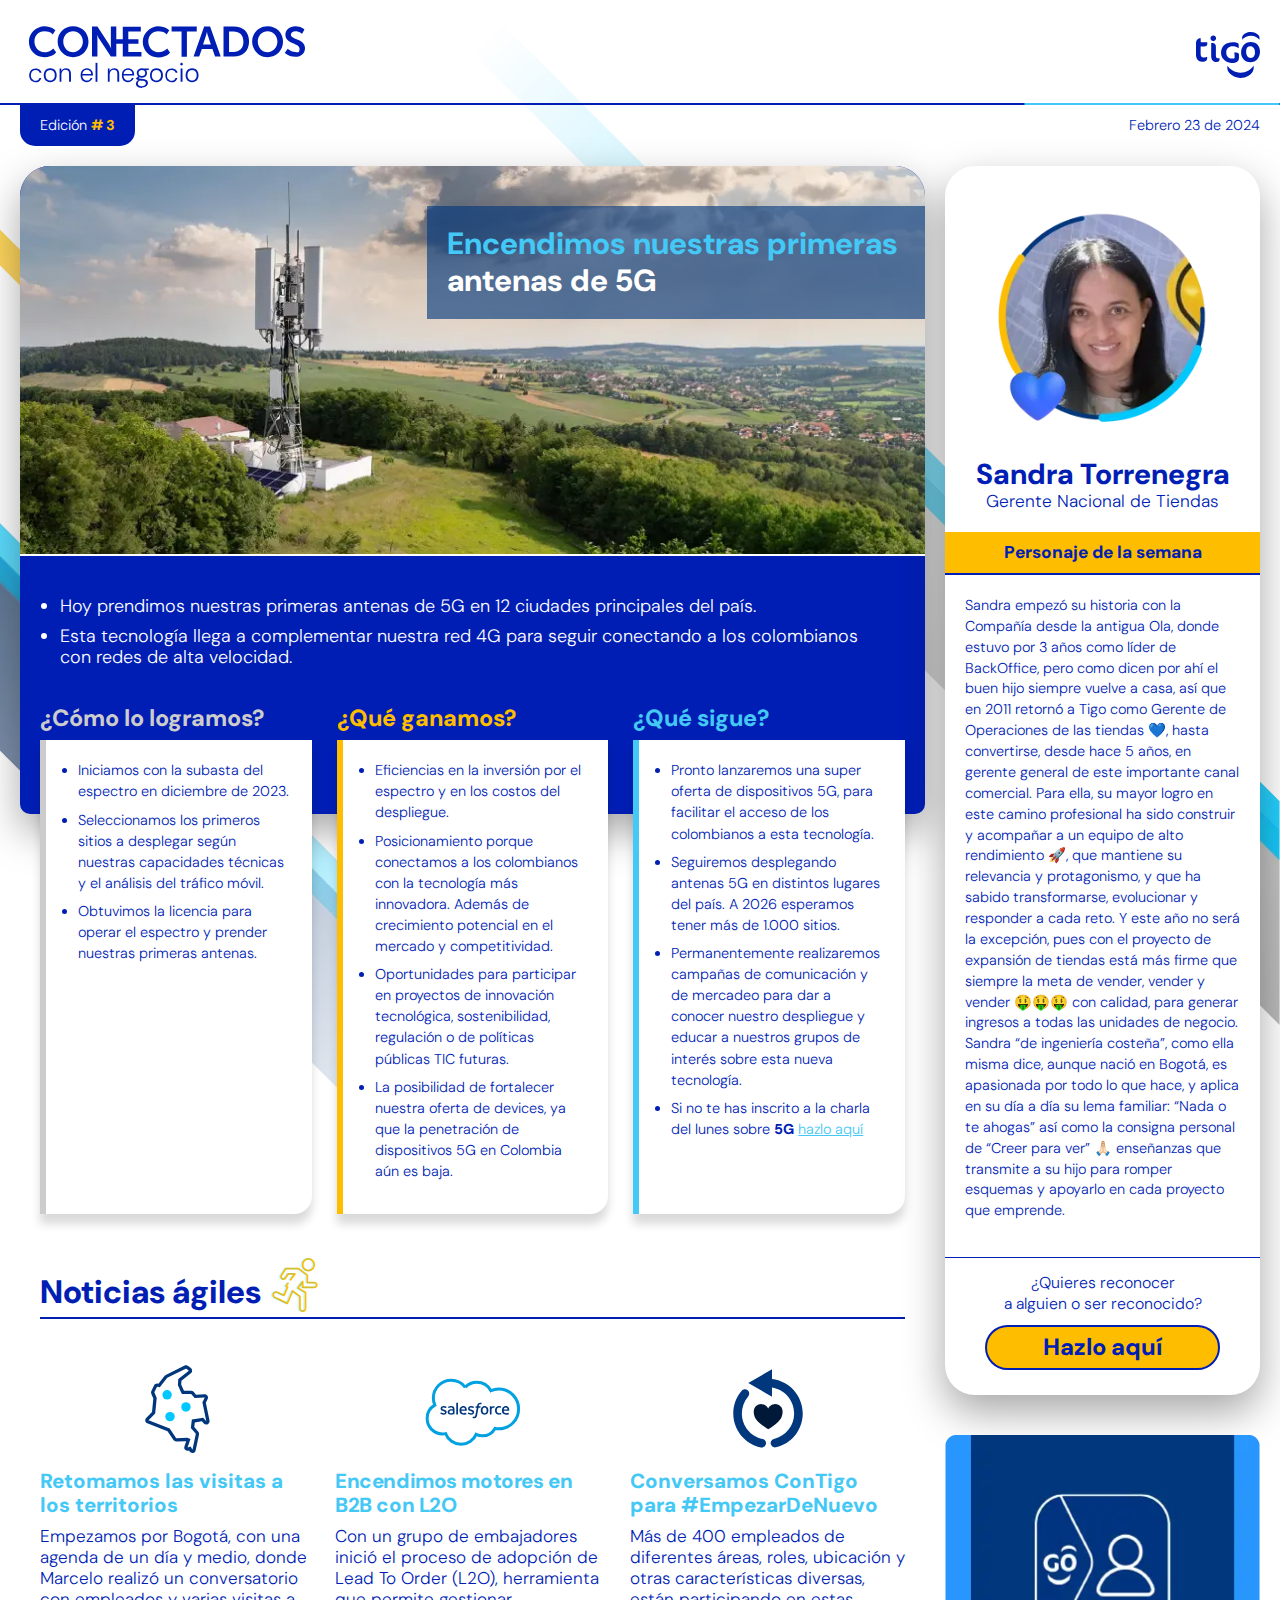
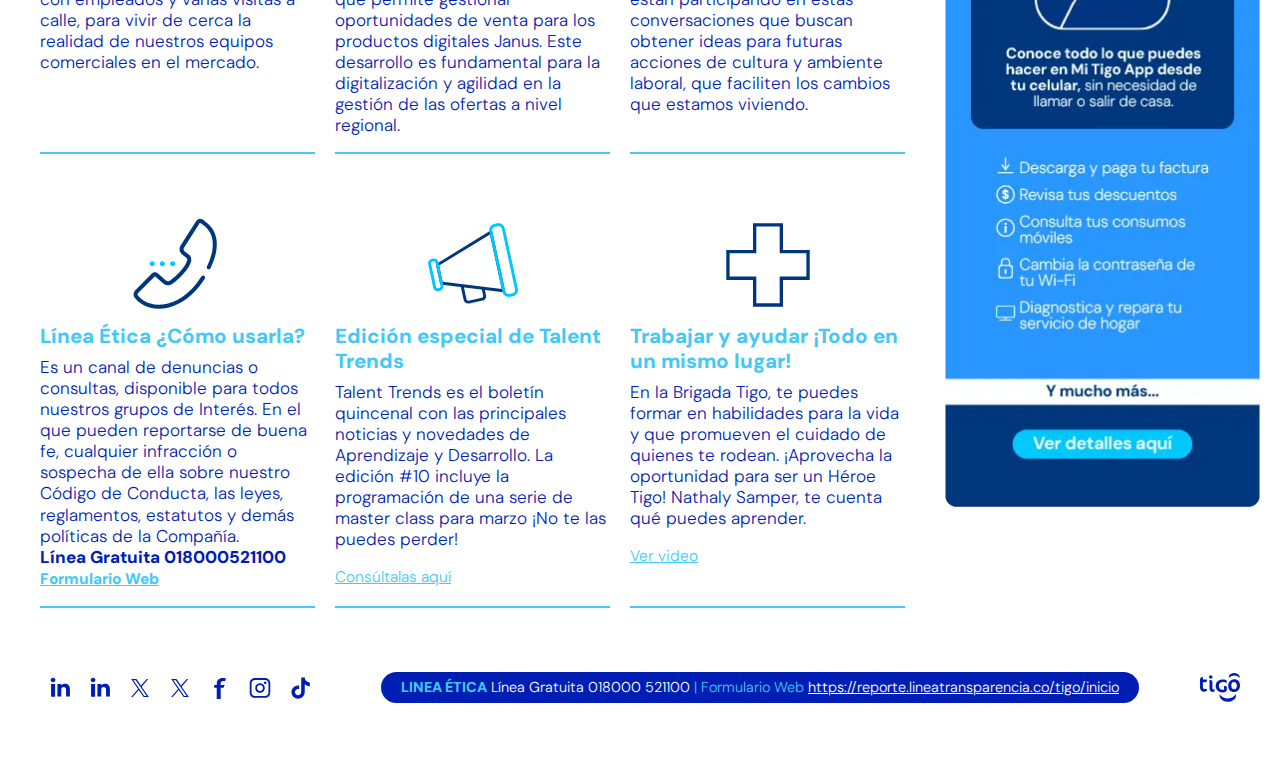
<file: 3/index.html>
<!DOCTYPE html>
<html lang="es-la">
  <head>
    <meta http-equiv="Content-type" content="text/html; charset=utf-8" />
    <meta http-equiv="X-UA-Compatible" content="IE=edge" />
    <script type="text/javascript">
      var _browserisFlight = true;
    </script>

    <meta name="viewport" content="width=device-width, initial-scale=1" />
    <meta name="description" content="Boletin semanal de las noticias del negocio Tigo" />
    <meta property="og:image" content="https://comunicacionestigo.com/BoletinConectados/img/thumb.jpg" />

    <link rel="shortcut icon" href="../img/favicon.png" type="image/x-icon" />
    <link rel="icon" href="../img/favicon.png" type="image/x-icon" />

    <link rel="preload" href="https://cdn.jsdelivr.net/npm/bootstrap@5.3.0-alpha1/dist/css/bootstrap.min.css" as="style" onload="this.onload=null;this.rel='stylesheet'" />
    <noscript>
      <link rel="stylesheet" href="https://cdn.jsdelivr.net/npm/bootstrap@5.3.0-alpha1/dist/css/bootstrap.min.css" />
    </noscript>

    <link rel="stylesheet" href="../css/main.css" />
    <title>3 | CONECTADOS con el negocio</title>
  </head>

  <!-- Google tag (gtag.js) -->
  <script async src="https://www.googletagmanager.com/gtag/js?id=G-VL8SJDT7RG"></script>
  <script>
    window.dataLayer = window.dataLayer || [];
    function gtag() {
      dataLayer.push(arguments);
    }
    gtag("js", new Date());

    gtag("config", "G-VL8SJDT7RG");
  </script>

  <body>
    <header>
      <div class="head">
        <div class="name"><a href="../index.html" onclick="gtag('event', 'enlace', { 'event_category': 'Box', 'event_action': 'box', 'event_label': 'enlace'});"><img width="294" height="66" src="../img/conectados.svg" alt="Conectados con el negocio" /></a></div>
        <div class="logo"><img width="64" height="46" src="../img/tigo.svg" alt="Tigo" /></div>
      </div>
    </header>

    <div class="contain">
      <div class="data">
        <div class="num">
          Edición <strong><span class="txt_amarillo"># 3 </span></strong>
        </div>
        <div class="date">Febrero 23 de 2024</div>
      </div>
      <div class="wrap">
        <div class="ppal">
          <section class="titular">
            <article class="ppal">
              <div class="image">
                <img width="1360" height="578" src="img/antena.webp" alt="" />
                <h1>Encendimos nuestras primeras <span>antenas de 5G</span></h1>
              </div>
              <div class="txt">
                <ul>
                  <li>Hoy prendimos nuestras primeras antenas de 5G en 12 ciudades principales del país. </li>
                  <li>Esta tecnología llega a complementar nuestra red 4G para seguir conectando a los colombianos con redes de alta velocidad. </li>
                </ul>
              </div>
            </article>
          </section>
          <div class="extend-arti">
            <div class="item">
              <h3>¿Cómo lo logramos?</h3>
              <div class="txt">
                <ul>
                  <li>Iniciamos con la subasta del espectro en diciembre de 2023. </li>
                  <li>Seleccionamos los primeros sitios a desplegar según nuestras capacidades técnicas y el análisis del tráfico móvil.</li>
                  <li>
                    Obtuvimos la licencia para operar el espectro y prender nuestras primeras antenas. 
                  </li>
                </ul>
              </div>
            </div>
            <div class="item">
              <h3>¿Qué ganamos?</h3>
              <div class="txt">
                <ul>
                  <li>Eficiencias en la inversión por el espectro y en los costos del despliegue.</li>	
                  <li>Posicionamiento porque conectamos a los colombianos con la tecnología más innovadora. Además de crecimiento potencial en el mercado y competitividad.</li>
                  <li>Oportunidades para participar en proyectos de innovación tecnológica, sostenibilidad, regulación o de políticas públicas TIC futuras. </li> 
                  <li>La posibilidad de fortalecer nuestra oferta de devices, ya que la penetración de dispositivos 5G en Colombia aún es baja.</li> 
                </ul>
              </div>
            </div>
            <div class="item">
              <h3>¿Qué sigue?</h3>
              <div class="txt">
                <ul>
                  <li>Pronto lanzaremos una super oferta de dispositivos 5G, para facilitar el acceso de los colombianos a esta tecnología. </li>
                  <li>Seguiremos desplegando antenas 5G en distintos lugares del país. A 2026 esperamos tener más de 1.000 sitios. </li>
                  <li>Permanentemente realizaremos campañas de comunicación y de mercadeo para dar a conocer nuestro despliegue y educar a nuestros grupos de interés sobre esta nueva tecnología. </li>
                  <li>Si no te has inscrito a la charla del lunes sobre <strong>5G</strong> <a href="https://forms.office.com/e/RQcy4WnATJ" onclick="gtag('event', 'enlace', { 'event_category': 'titular', 'event_action': '5g', 'event_label': 'Formulario'});" target="_blank">hazlo aquí</a></li>
                </ul>
              </div>
            </div>
          </div>
          <section class="notes">
            <h2>Noticias ágiles <img src="../img/agil.svg" alt="" /></h2>
            <div class="items_n">
              <div class="txt">
                <div class="thumbnail"><img src="img/Notas_regiones.svg" alt="Regiones" /></div>
                <h3>Retomamos las visitas a los territorios </h3>
                <p>Empezamos por Bogotá, con una agenda de un día y medio, donde Marcelo realizó un conversatorio con empleados y varias visitas a calle, para vivir de cerca la realidad de nuestros equipos comerciales en el mercado. </p>
              </div>
              <div class="txt">
                <div class="thumbnail"><img src="img/Notas_salesforce.svg" alt="Saleforce" /></div>
                <h3 style="letter-spacing: -0.02em;">Encendimos motores en B2B con L2O</h3>
                <p>Con un grupo de embajadores inició el proceso de adopción de Lead To Order (L2O), herramienta que permite gestionar oportunidades de venta para los productos digitales Janus. Este desarrollo es fundamental para la digitalización y agilidad en la gestión de las ofertas a nivel regional.</p>
              </div>
              <div class="txt">
                <div class="thumbnail"><img src="img/Notas_empezar.svg" alt="Empezar"/></div>
                <h3>Conversamos ConTigo para #EmpezarDeNuevo</h3>
                <p>Más de 400 empleados de diferentes áreas, roles, ubicación y otras características diversas, están participando en estas conversaciones que buscan obtener ideas para futuras acciones de cultura y ambiente laboral, que faciliten los cambios que estamos viviendo.</p>
              </div>
              <div class="txt">
                <div class="thumbnail"><img src="img/Notas_linea.svg" alt="Etica" /></div>
                <h3>Línea Ética ¿Cómo usarla?</h3>
                <p>Es un canal de denuncias o consultas, disponible para todos nuestros grupos de Interés. En el que pueden reportarse de buena fe, cualquier infracción o sospecha de ella sobre nuestro Código de Conducta, las leyes, reglamentos, estatutos y demás políticas de la Compañía. <br>
                  <strong>Línea Gratuita 018000521100</strong> <br>
                  <a href="https://reporte.lineatransparencia.co/tigo/inicio" onclick="gtag('event', 'enlace', { 'event_category': 'Notas', 'event_action': 'linea_etica', 'event_label': 'Documento'});" target="_blank"> <strong>Formulario Web</strong> </a></p>
              </div>
              <div class="txt">
                <div class="thumbnail"><img src="img/Notas_talent.svg" alt="Talent" /></div>
                <h3>Edición especial de Talent Trends</h3>
                <p>Talent Trends es el boletín quincenal con las principales noticias y novedades de Aprendizaje y Desarrollo. La edición #10 incluye la programación de una serie de master class para marzo ¡No te las puedes perder! </p> <a href="https://millicom.sharepoint.com/sites/TigoUniversity/SitePages/Talent%20Trends10%20LE-AC.aspx" onclick="gtag('event', 'enlace', { 'event_category': 'Notas', 'event_action': 'talent_trends', 'event_label': 'enlace'});" target="_blank">Consúltalas aquí</a>
              </div>

              <div class="txt">
                <div class="thumbnail"><img src="img/Notas_brigada.svg" alt="Brigada" /></div>

                <h3>Trabajar y ayudar ¡Todo en un mismo lugar!</h3>
                <p>En la Brigada Tigo, te puedes formar en habilidades para la vida y que promueven el cuidado de quienes te rodean.  ¡Aprovecha la oportunidad para ser un Héroe Tigo!
                  Nathaly Samper, te cuenta qué puedes aprender. </p>
                  <a href="https://millicom.sharepoint.com/sites/ep-tigoco/GenteTigo/Videos/Forms/Video/videoplayerpage.aspx?ID=273&FolderCTID=0x0120D520A80800F3FAC474AFFD284199B6033E55166C09&List=47d90a5e-1079-4bd5-976d-55132ea9b248&RootFolder=%2Fsites%2Fep%2Dtigoco%2FGenteTigo%2FVideos%2FBienestar%2FVideo%20Invitaci%C3%B3n%20Brigadistas%20Tigo%2FAdditional%20Content&RecSrc=%2Fsites%2Fep%2Dtigoco%2FGenteTigo%2FVideos%2FBienestar%2FVideo%20Invitaci%C3%B3n%20Brigadistas%20Tigo" onclick="gtag('event', 'enlace', { 'event_category': 'Notas', 'event_action': 'brigada', 'event_label': 'enlace'});" target="_blank">Ver video</a>
                  
              </div>
            </div>
          </section>
        </div>
        <aside>
          <div class="person" style="line-height: 1.45em">
            <img src="img/persona.webp" alt="persona" />
            <h2>
              Sandra Torrenegra 
              <span>Gerente Nacional de Tiendas</span>
            </h2>
            <h4>Personaje de la semana</h4>
            <div class="txt">
              <p>Sandra empezó su historia con la Compañía desde la antigua Ola, donde estuvo por 3 años como líder de BackOffice, pero como dicen por ahí el buen hijo siempre vuelve a casa, así que en 2011 retornó a Tigo como Gerente de Operaciones de las tiendas 💙, hasta convertirse, desde hace 5 años, en gerente general de este importante canal comercial. 
                Para ella, su mayor logro en este camino profesional ha sido construir y acompañar a un equipo de alto rendimiento 🚀, que mantiene su relevancia y protagonismo, y que ha sabido transformarse, evolucionar y responder a cada reto. Y este año no será la excepción, pues con el proyecto de expansión de tiendas está más firme que siempre la meta de vender, vender y vender 🤑🤑🤑 con calidad, para generar ingresos a todas las unidades de negocio. 
                Sandra “de ingeniería costeña”, como ella misma dice, aunque nació en Bogotá, es apasionada por todo lo que hace, y aplica en su día a día su lema familiar: “Nada o te ahogas” así como la consigna personal de “Creer para ver” 🙏🏻 enseñanzas que transmite a su hijo para romper esquemas y apoyarlo en cada proyecto que emprende. 
                </p>
            </div>
            <div class="conv">
              <p>¿Quieres reconocer <br />a alguien o ser reconocido? <a href="https://forms.office.com/e/cYmCV1RpWp" onclick="gtag('event', 'enlace', { 'event_category': 'Personaje', 'event_action': 'Convocatoria', 'event_label': 'Formulario'});" target="_blank" class="btns btn2">Hazlo aquí</a></p>
            </div>
          </div>
          <a href="https://ayuda.tigo.com.co/hc/es/articles/8944797018003-Conoce-todo-lo-que-puedes-hacer-en-Mi-Tigo-General#Descargar" onclick="gtag('event', 'enlace', { 'event_category': 'Banner', 'event_action': 'Banner', 'event_label': 'Enlace'});" target="_blank"><div class="banner"><img src="img/mitigo_banner.webp" alt="Consultas" /></div></a>
        </aside>
      </div>

      <footer>
        <div class="media">
          <a onclick="gtag('event', 'enlace', { 'event_category': 'Redes', 'event_action': 'linkedin Tigo', 'event_label': 'enlace'});" href="https://www.linkedin.com/company/tigocolombia/mycompany/" data-bs-toggle="tooltip" title="" data-bs-original-title="Tigo Colombia">
            <img width="40" height="40" src="../img/IN.svg" alt="" />
            <p class="movil">Tigo Colombia</p>
          </a>
          <a onclick="gtag('event', 'enlace', { 'event_category': 'Redes', 'event_action': 'linkedin Marcelo', 'event_label': 'enlace'});" href="https://www.linkedin.com/in/marcelocataldo/" data-bs-toggle="tooltip" title="" data-bs-original-title="MarceloCataldo">
            <img width="40" height="40" src="../img/IN.svg" alt="" />
            <p class="movil">MarceloCataldo</p>
          </a>
          <a onclick="gtag('event', 'enlace', { 'event_category': 'Redes', 'event_action': 'twitter Tigo', 'event_label': 'enlace'});" href="https://twitter.com/Tigo_Colombia/" data-bs-toggle="tooltip" title="" data-bs-original-title="@Tigo_Colombia">
            <img width="40" height="40" src="../img/TW.svg" alt="" />
            <p class="movil">@TigoColombia</p>
          </a>
          <a onclick="gtag('event', 'enlace', { 'event_category': 'Redes', 'event_action': 'twitter Marcelo', 'event_label': 'enlace'});" href="https://twitter.com/marcelocataldo/" data-bs-toggle="tooltip" title="" data-bs-original-title="@MarceloCataldo">
            <img width="40" height="40" src="../img/TW.svg" alt="" />
            <p class="movil">@MarceloCataldo</p>
          </a>
          <a onclick="gtag('event', 'enlace', { 'event_category': 'Redes', 'event_action': 'facebook', 'event_label': 'enlace'});" href="https://www.facebook.com/Tigo.Col/" data-bs-toggle="tooltip" title="" data-bs-original-title="Tigo.Col">
            <img width="40" height="40" src="../img/FB.svg" alt="" />
            <p class="movil">@Tigo.Col</p>
          </a>
          <a onclick="gtag('event', 'enlace', { 'event_category': 'Redes', 'event_action': 'Instagram', 'event_label': 'enlace'});" href="https://www.instagram.com/tigocolombia/?hl=es-la" data-bs-toggle="tooltip" title="" data-bs-original-title="TigoColombia">
            <img width="40" height="40" src="../img/INS.svg" alt="" />
            <p class="movil">TigoColombia</p>
          </a>
          <a onclick="gtag('event', 'enlace', { 'event_category': 'Redes', 'event_action': 'tiktok', 'event_label': 'enlace'});" href="https://www.tiktok.com/@tigo.colombia?lang=es" data-bs-toggle="tooltip" title="" data-bs-original-title="@tigo.colombia">
            <img width="40" height="40" src="../img/TK.svg" alt="" />
            <p class="movil">@tigo.colombia</p>
          </a>
        </div>
        <div class="etica"><strong class="txt_azul3">LINEA ÉTICA</strong> Línea Gratuita 018000 521100 <span class="txt_azul3">| Formulario Web</span> <a href="https://reporte.lineatransparencia.co/tigo/inicio" target="_blank">https://reporte.lineatransparencia.co/tigo/inicio</a></div>

        <div class="logo"><img width="40" height="29" src="../img/tigo.svg" alt="" /></div>
      </footer>
    </div>
    <div class="js">
      <script defer src="https://ajax.googleapis.com/ajax/libs/jquery/1.12.4/jquery.min.js"></script>
      <script defer src="https://cdn.jsdelivr.net/npm/bootstrap@5.3.0-alpha1/dist/js/bootstrap.bundle.min.js" integrity="sha384-w76AqPfDkMBDXo30jS1Sgez6pr3x5MlQ1ZAGC+nuZB+EYdgRZgiwxhTBTkF7CXvN" crossorigin="anonymous"></script>
    </div>
  </body>
</html>
</file>
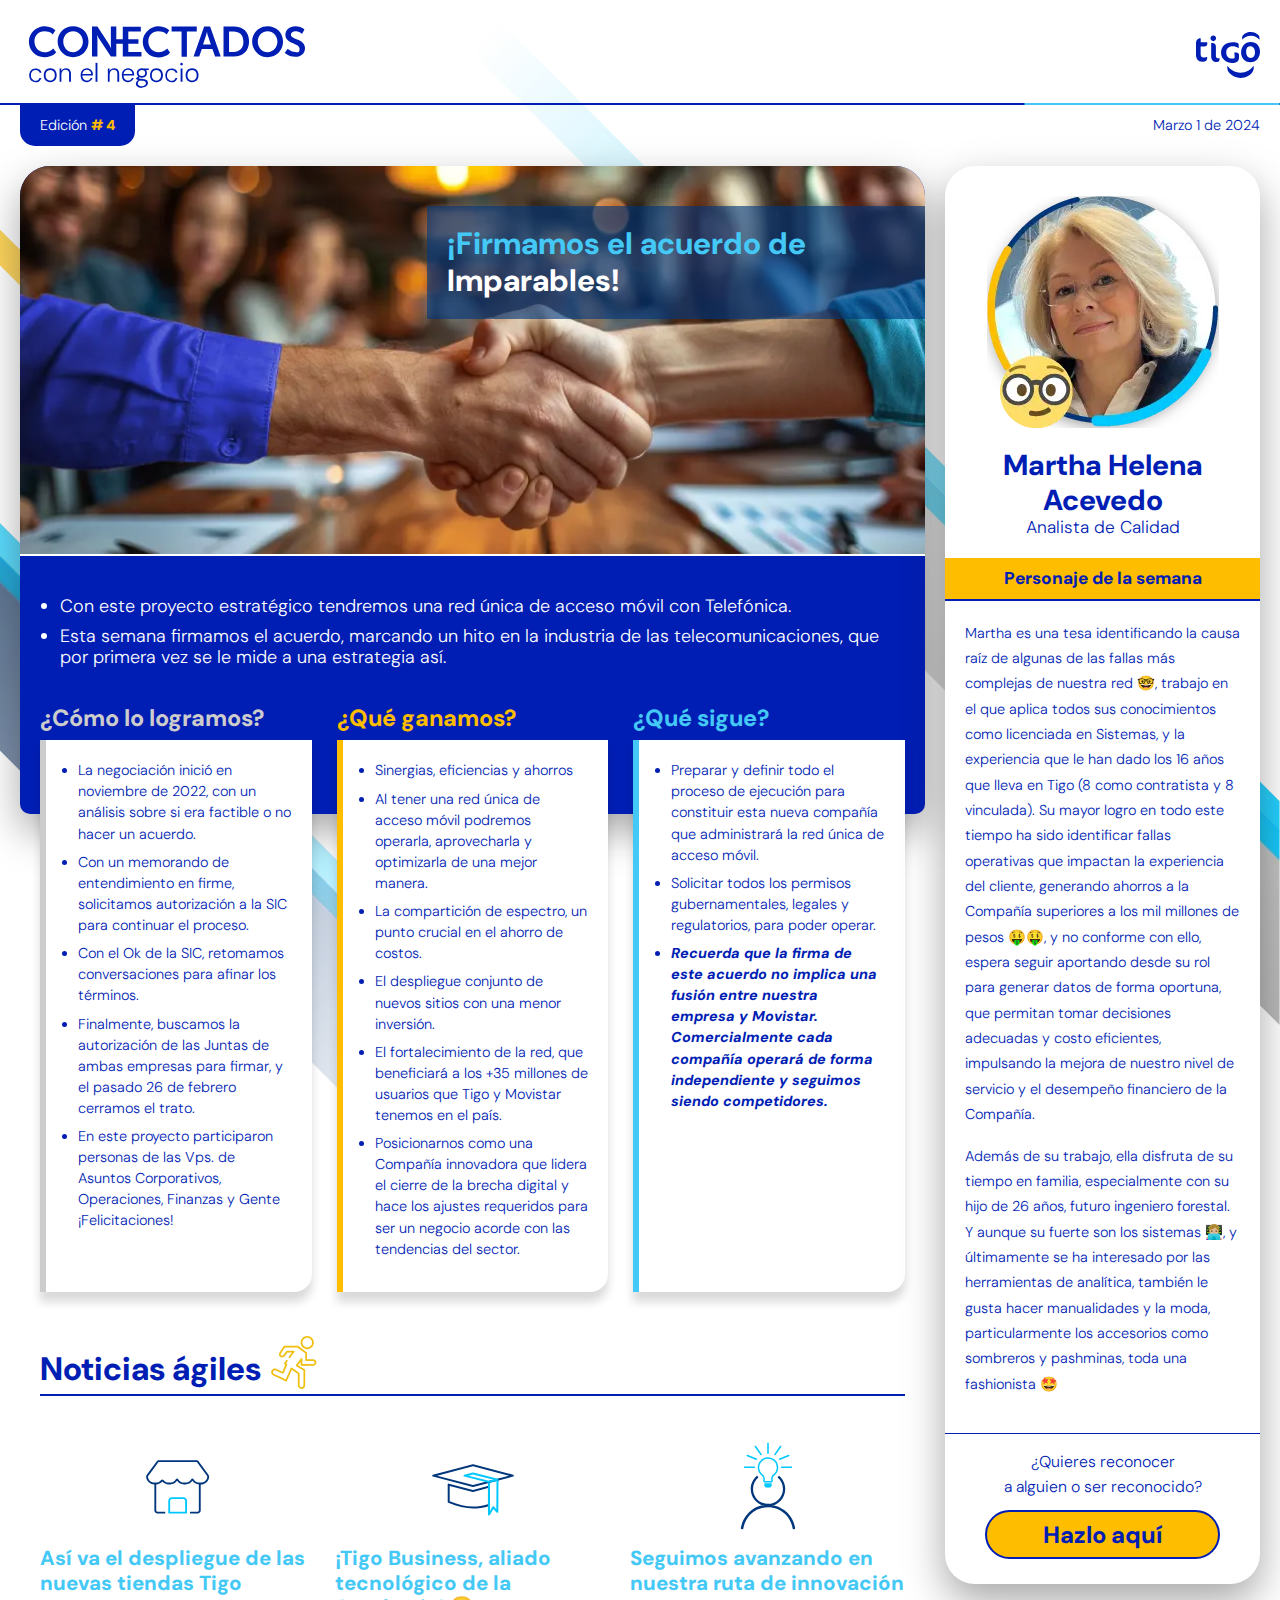
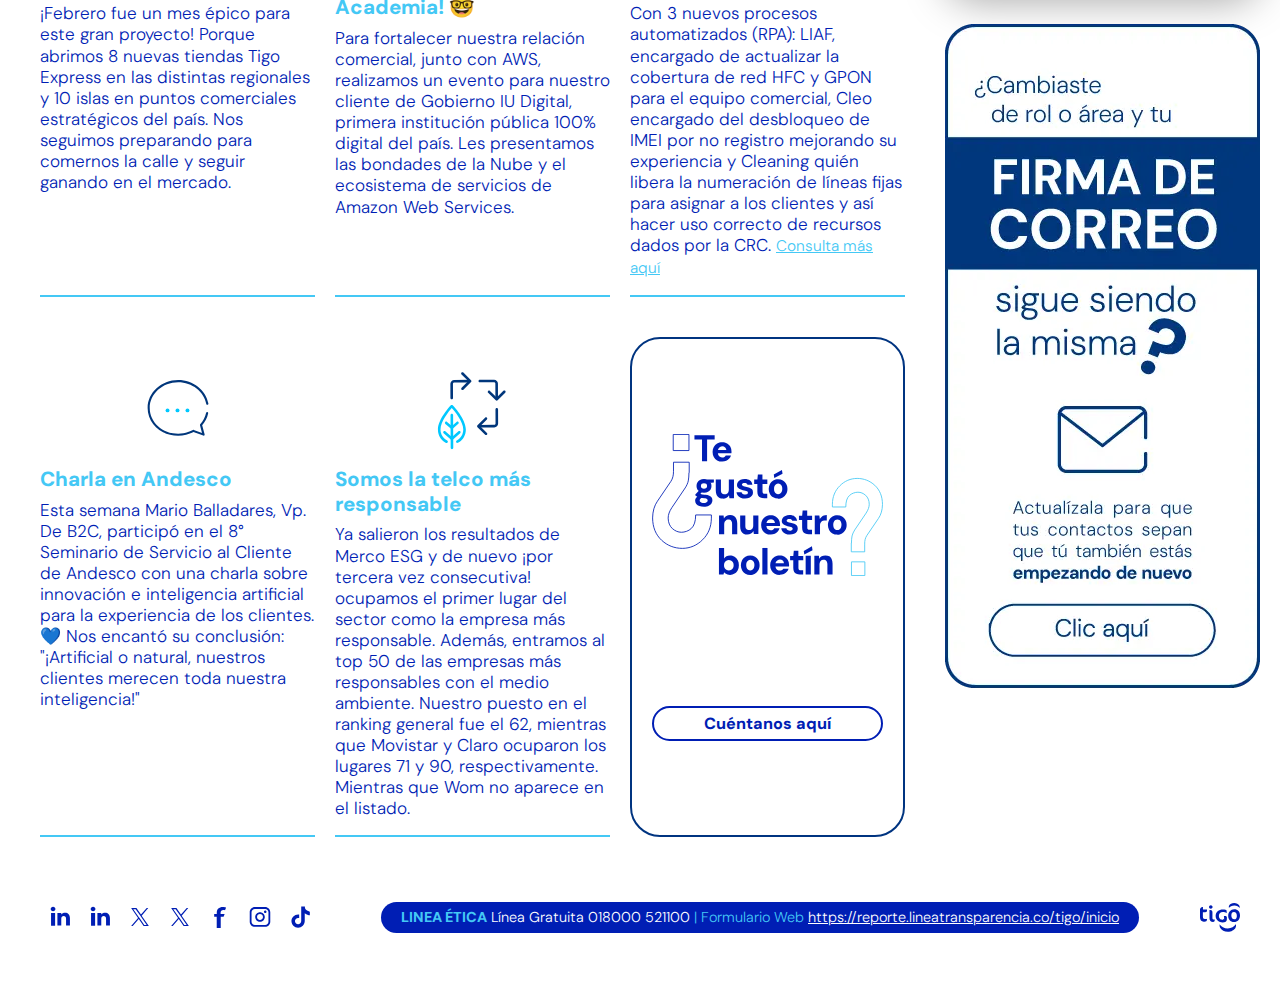
<file: 4/index.html>
<!DOCTYPE html>
<html lang="es-la">
  <head>
    <meta http-equiv="Content-type" content="text/html; charset=utf-8" />
    <meta http-equiv="X-UA-Compatible" content="IE=edge" />
    <script type="text/javascript">
      var _browserisFlight = true;
    </script>

    <meta name="viewport" content="width=device-width, initial-scale=1" />
    <meta name="description" content="Boletin semanal de las noticias del negocio Tigo" />
    <meta property="og:image" content="https://comunicacionestigo.com/BoletinConectados/img/thumb.jpg" />

    <link rel="shortcut icon" href="../img/favicon.png" type="image/x-icon" />
    <link rel="icon" href="../img/favicon.png" type="image/x-icon" />

    <link rel="preload" href="https://cdn.jsdelivr.net/npm/bootstrap@5.3.0-alpha1/dist/css/bootstrap.min.css" as="style" onload="this.onload=null;this.rel='stylesheet'" />
    <noscript>
      <link rel="stylesheet" href="https://cdn.jsdelivr.net/npm/bootstrap@5.3.0-alpha1/dist/css/bootstrap.min.css" />
    </noscript>

    <link rel="stylesheet" href="../css/main.css?v=2" />
    <title>4 | CONECTADOS con el negocio</title>
  </head>

  <!-- Google tag (gtag.js) -->
  <script async src="https://www.googletagmanager.com/gtag/js?id=G-VL8SJDT7RG"></script>
  <script>
    window.dataLayer = window.dataLayer || [];
    function gtag() {
      dataLayer.push(arguments);
    }
    gtag("js", new Date());

    gtag("config", "G-VL8SJDT7RG");
  </script>

  <body>
    <header>
      <div class="head">
        <div class="name">
          <a href="../index.html" onclick="gtag('event', 'enlace', { 'event_category': 'Box', 'event_action': 'box', 'event_label': 'enlace'});"><img width="294" height="66" src="../img/conectados.svg" alt="Conectados con el negocio" /></a>
        </div>
        <div class="logo"><img width="64" height="46" src="../img/tigo.svg" alt="Tigo" /></div>
      </div>
    </header>

    <div class="contain">
      <div class="data">
        <div class="num">
          Edición <strong><span class="txt_amarillo"># 4</span></strong>
        </div>
        <div class="date">Marzo 1 de 2024</div>
      </div>
      <div class="wrap">
        <div class="ppal">
          <section class="titular">
            <article class="ppal">
              <div class="image">
                <img width="985" height="388" src="img/Acuerdo.webp" alt="" />
                <h1>¡Firmamos el acuerdo de <span>Imparables!</span></h1>
              </div>
              <div class="txt">
                <ul>
                  <li>Con este proyecto estratégico tendremos una red única de acceso móvil con Telefónica.</li>
                  <li>Esta semana firmamos el acuerdo, marcando un hito en la industria de las telecomunicaciones, que por primera vez se le mide a una estrategia así.</li>
                </ul>
              </div>
            </article>
          </section>
          <div class="extend-arti">
            <div class="item">
              <h3>¿Cómo lo logramos?</h3>
              <div class="txt">
                <ul>
                  <li>La negociación inició en noviembre de 2022, con un análisis sobre si era factible o no hacer un acuerdo.</li>
                  <li>Con un memorando de entendimiento en firme, solicitamos autorización a la SIC para continuar el proceso.</li>
                  <li>Con el Ok de la SIC, retomamos conversaciones para afinar los términos.</li>
                  <li>Finalmente, buscamos la autorización de las Juntas de ambas empresas para firmar, y el pasado 26 de febrero cerramos el trato.</li>
                  <li>En este proyecto participaron personas de las Vps. de Asuntos Corporativos, Operaciones, Finanzas y Gente ¡Felicitaciones!</li>
                </ul>
              </div>
            </div>
            <div class="item">
              <h3>¿Qué ganamos?</h3>
              <div class="txt">
                <ul>
                  <li>Sinergias, eficiencias y ahorros</li>
                  <li>Al tener una red única de acceso móvil podremos operarla, aprovecharla y optimizarla de una mejor manera.</li>
                  <li>La compartición de espectro, un punto crucial en el ahorro de costos.</li>
                  <li>El despliegue conjunto de nuevos sitios con una menor inversión.</li>
                  <li>El fortalecimiento de la red, que beneficiará a los +35 millones de usuarios que Tigo y Movistar tenemos en el país.</li>
                  <li>Posicionarnos como una Compañía innovadora que lidera el cierre de la brecha digital y hace los ajustes requeridos para ser un negocio acorde con las tendencias del sector.</li>
                </ul>
              </div>
            </div>
            <div class="item">
              <h3>¿Qué sigue?</h3>
              <div class="txt">
                <ul>
                  <li>Preparar y definir todo el proceso de ejecución para constituir esta nueva compañía que administrará la red única de acceso móvil.</li>
                  <li>Solicitar todos los permisos gubernamentales, legales y regulatorios, para poder operar.</li>
                  <li>
                    <em><strong>Recuerda que la firma de este acuerdo no implica una fusión entre nuestra empresa y Movistar. Comercialmente cada compañía operará de forma independiente y seguimos siendo competidores.</strong></em>
                  </li>
                </ul>
              </div>
            </div>
          </div>
          <section class="notes">
            <h2>Noticias ágiles <img src="../img/agil.svg" alt="Noticias ágiles" /></h2>
            <div class="items_n">
              <div class="txt">
                <div class="thumbnail"><img src="img/tiendas.svg" width="100" height="100" alt="tiendas" /></div>
                <h3>Así va el despliegue de las nuevas tiendas Tigo</h3>
                <p>¡Febrero fue un mes épico para este gran proyecto! Porque abrimos 8 nuevas tiendas Tigo Express en las distintas regionales y 10 islas en puntos comerciales estratégicos del país. Nos seguimos preparando para comernos la calle y seguir ganando en el mercado.</p>
              </div>
              <div class="txt">
                <div class="thumbnail"><img src="img/academia.svg" width="100" height="100" alt="academia" /></div>
                <h3>¡Tigo Business, aliado tecnológico de la Academia! 🤓</h3>
                <p>Para fortalecer nuestra relación comercial, junto con AWS, realizamos un evento para nuestro cliente de Gobierno IU Digital, primera institución pública 100% digital del país. Les presentamos las bondades de la Nube y el ecosistema de servicios de Amazon Web Services.</p>
              </div>
              <div class="txt">
                <div class="thumbnail"><img src="img/innovacion.svg" width="100" height="100" alt="innovacion certificación" /></div>
                <h3>Seguimos avanzando en nuestra ruta de innovación</h3>
                <p>Con 3 nuevos procesos automatizados (RPA): LIAF, encargado de actualizar la cobertura de red HFC y GPON para el equipo comercial, Cleo encargado del desbloqueo de IMEI por no registro mejorando su experiencia y Cleaning quién libera la numeración de líneas fijas para asignar a los clientes y así hacer uso correcto de recursos dados por la CRC. <a href="https://millicom.sharepoint.com/sites/GerenciadeProcesos/Shared%20Documents/Cultura%20(en%20construcci%C3%B3n)/Comunicaciones/RPA%20comunicado%202024.pdf?CT=1709238967713&OR=ItemsView" onclick="gtag('event', 'enlace', { 'event_category': 'Notas', 'event_action': 'Innovacion', 'event_label': 'enlace'});" target="_blank">Consulta más aquí</a></p>
              </div>
              <div class="txt">
                <div class="thumbnail"><img src="img/charla.svg" width="100" height="100" alt="charla" /></div>
                <h3>Charla en Andesco</h3>
                <p>Esta semana Mario Balladares, Vp. De B2C, participó en el 8° Seminario de Servicio al Cliente de Andesco con una charla sobre innovación e inteligencia artificial para la experiencia de los clientes. 💙 Nos encantó su conclusión: "¡Artificial o natural, nuestros clientes merecen toda nuestra inteligencia!"</p>
              </div>
              <div class="txt">
                <div class="thumbnail"><img src="img/responsable.svg" width="100" height="100" alt="charla" /></div>
                <h3>Somos la telco más responsable</h3>
                <p>Ya salieron los resultados de Merco ESG y de nuevo ¡por tercera vez consecutiva! ocupamos el primer lugar del sector como la empresa más responsable. Además, entramos al top 50 de las empresas más responsables con el medio ambiente. Nuestro puesto en el ranking general fue el 62, mientras que Movistar y Claro ocuparon los lugares 71 y 90, respectivamente. Mientras que Wom no aparece en el listado.</p>
              </div>
              <div class="form"><img src="../img/encuesta.svg" alt="" /><a href="https://forms.office.com/e/0jNfwnjvw9" onclick="gtag('event', 'enlace', { 'event_category': 'Encuesta', 'event_action': 'Encuesta', 'event_label': 'Formulario'});" target="_blank" class="btns btn1">Cuéntanos aquí</a></div>
            </div>
          </section>
        </div>
        <aside>
          <div class="person" style="line-height: 1.76em">
            <img src="img/Personaje.webp" alt="persona" />
            <h2>
              Martha Helena Acevedo
              <span> Analista de Calidad</span>
            </h2>
            <h4>Personaje de la semana</h4>
            <div class="txt">
              <p>Martha es una tesa identificando la causa raíz de algunas de las fallas más complejas de nuestra red 🤓, trabajo en el que aplica todos sus conocimientos como licenciada en Sistemas, y la experiencia que le han dado los 16 años que lleva en Tigo (8 como contratista y 8 vinculada). Su mayor logro en todo este tiempo ha sido identificar fallas operativas que impactan la experiencia del cliente, generando ahorros a la Compañía superiores a los mil millones de pesos 🤑🤑, y no conforme con ello, espera seguir aportando desde su rol para generar datos de forma oportuna, que permitan tomar decisiones adecuadas y costo eficientes, impulsando la mejora de nuestro nivel de servicio y el desempeño financiero de la Compañía.</p>
              <p>Además de su trabajo, ella disfruta de su tiempo en familia, especialmente con su hijo de 26 años, futuro ingeniero forestal. Y aunque su fuerte son los sistemas 👩🏼‍💻, y últimamente se ha interesado por las herramientas de analítica, también le gusta hacer manualidades y la moda, particularmente los accesorios como sombreros y pashminas, toda una fashionista 🤩</p>
            </div>
            <div class="conv">
              <p>¿Quieres reconocer <br />a alguien o ser reconocido? <a href="https://forms.office.com/e/cYmCV1RpWp" onclick="gtag('event', 'enlace', { 'event_category': 'Personaje', 'event_action': 'Convocatoria', 'event_label': 'Formulario'});" target="_blank" class="btns btn2">Hazlo aquí</a></p>
            </div>
          </div>
          <div class="banner">
            <a href="https://millicom.sharepoint.com/sites/ep-tigoco/Comunicaciones/Blog/Lists/Posts/Post.aspx?ID=99" onclick="gtag('event', 'enlace', { 'event_category': 'Banner', 'event_action': 'firma', 'event_label': 'enlace'});" target="_blank"><img src="img/firma.webp" alt="Consultas" /></a>
          </div>
        </aside>
      </div>

      <footer>
        <div class="media">
          <a onclick="gtag('event', 'enlace', { 'event_category': 'Redes', 'event_action': 'linkedin Tigo', 'event_label': 'enlace'});" href="https://www.linkedin.com/company/tigocolombia/mycompany/" data-bs-toggle="tooltip" title="" data-bs-original-title="Tigo Colombia">
            <img width="40" height="40" src="../img/IN.svg" alt="" />
            <p class="movil">Tigo Colombia</p>
          </a>
          <a onclick="gtag('event', 'enlace', { 'event_category': 'Redes', 'event_action': 'linkedin Marcelo', 'event_label': 'enlace'});" href="https://www.linkedin.com/in/marcelocataldo/" data-bs-toggle="tooltip" title="" data-bs-original-title="MarceloCataldo">
            <img width="40" height="40" src="../img/IN.svg" alt="" />
            <p class="movil">MarceloCataldo</p>
          </a>
          <a onclick="gtag('event', 'enlace', { 'event_category': 'Redes', 'event_action': 'twitter Tigo', 'event_label': 'enlace'});" href="https://twitter.com/Tigo_Colombia/" data-bs-toggle="tooltip" title="" data-bs-original-title="@Tigo_Colombia">
            <img width="40" height="40" src="../img/TW.svg" alt="" />
            <p class="movil">@TigoColombia</p>
          </a>
          <a onclick="gtag('event', 'enlace', { 'event_category': 'Redes', 'event_action': 'twitter Marcelo', 'event_label': 'enlace'});" href="https://twitter.com/marcelocataldo/" data-bs-toggle="tooltip" title="" data-bs-original-title="@MarceloCataldo">
            <img width="40" height="40" src="../img/TW.svg" alt="" />
            <p class="movil">@MarceloCataldo</p>
          </a>
          <a onclick="gtag('event', 'enlace', { 'event_category': 'Redes', 'event_action': 'facebook', 'event_label': 'enlace'});" href="https://www.facebook.com/Tigo.Col/" data-bs-toggle="tooltip" title="" data-bs-original-title="Tigo.Col">
            <img width="40" height="40" src="../img/FB.svg" alt="" />
            <p class="movil">@Tigo.Col</p>
          </a>
          <a onclick="gtag('event', 'enlace', { 'event_category': 'Redes', 'event_action': 'Instagram', 'event_label': 'enlace'});" href="https://www.instagram.com/tigocolombia/?hl=es-la" data-bs-toggle="tooltip" title="" data-bs-original-title="TigoColombia">
            <img width="40" height="40" src="../img/INS.svg" alt="" />
            <p class="movil">TigoColombia</p>
          </a>
          <a onclick="gtag('event', 'enlace', { 'event_category': 'Redes', 'event_action': 'tiktok', 'event_label': 'enlace'});" href="https://www.tiktok.com/@tigo.colombia?lang=es" data-bs-toggle="tooltip" title="" data-bs-original-title="@tigo.colombia">
            <img width="40" height="40" src="../img/TK.svg" alt="" />
            <p class="movil">@tigo.colombia</p>
          </a>
        </div>
        <div class="etica"><strong class="txt_azul3">LINEA ÉTICA</strong> Línea Gratuita 018000 521100 <span class="txt_azul3">| Formulario Web</span> <a href="https://reporte.lineatransparencia.co/tigo/inicio" target="_blank">https://reporte.lineatransparencia.co/tigo/inicio</a></div>

        <div class="logo"><img width="40" height="29" src="../img/tigo.svg" alt="" /></div>
      </footer>
    </div>
    <div class="js">
      <script defer src="https://ajax.googleapis.com/ajax/libs/jquery/1.12.4/jquery.min.js"></script>
      <script defer src="https://cdn.jsdelivr.net/npm/bootstrap@5.3.0-alpha1/dist/js/bootstrap.bundle.min.js" integrity="sha384-w76AqPfDkMBDXo30jS1Sgez6pr3x5MlQ1ZAGC+nuZB+EYdgRZgiwxhTBTkF7CXvN" crossorigin="anonymous"></script>
    </div>
  </body>
</html>
</file>
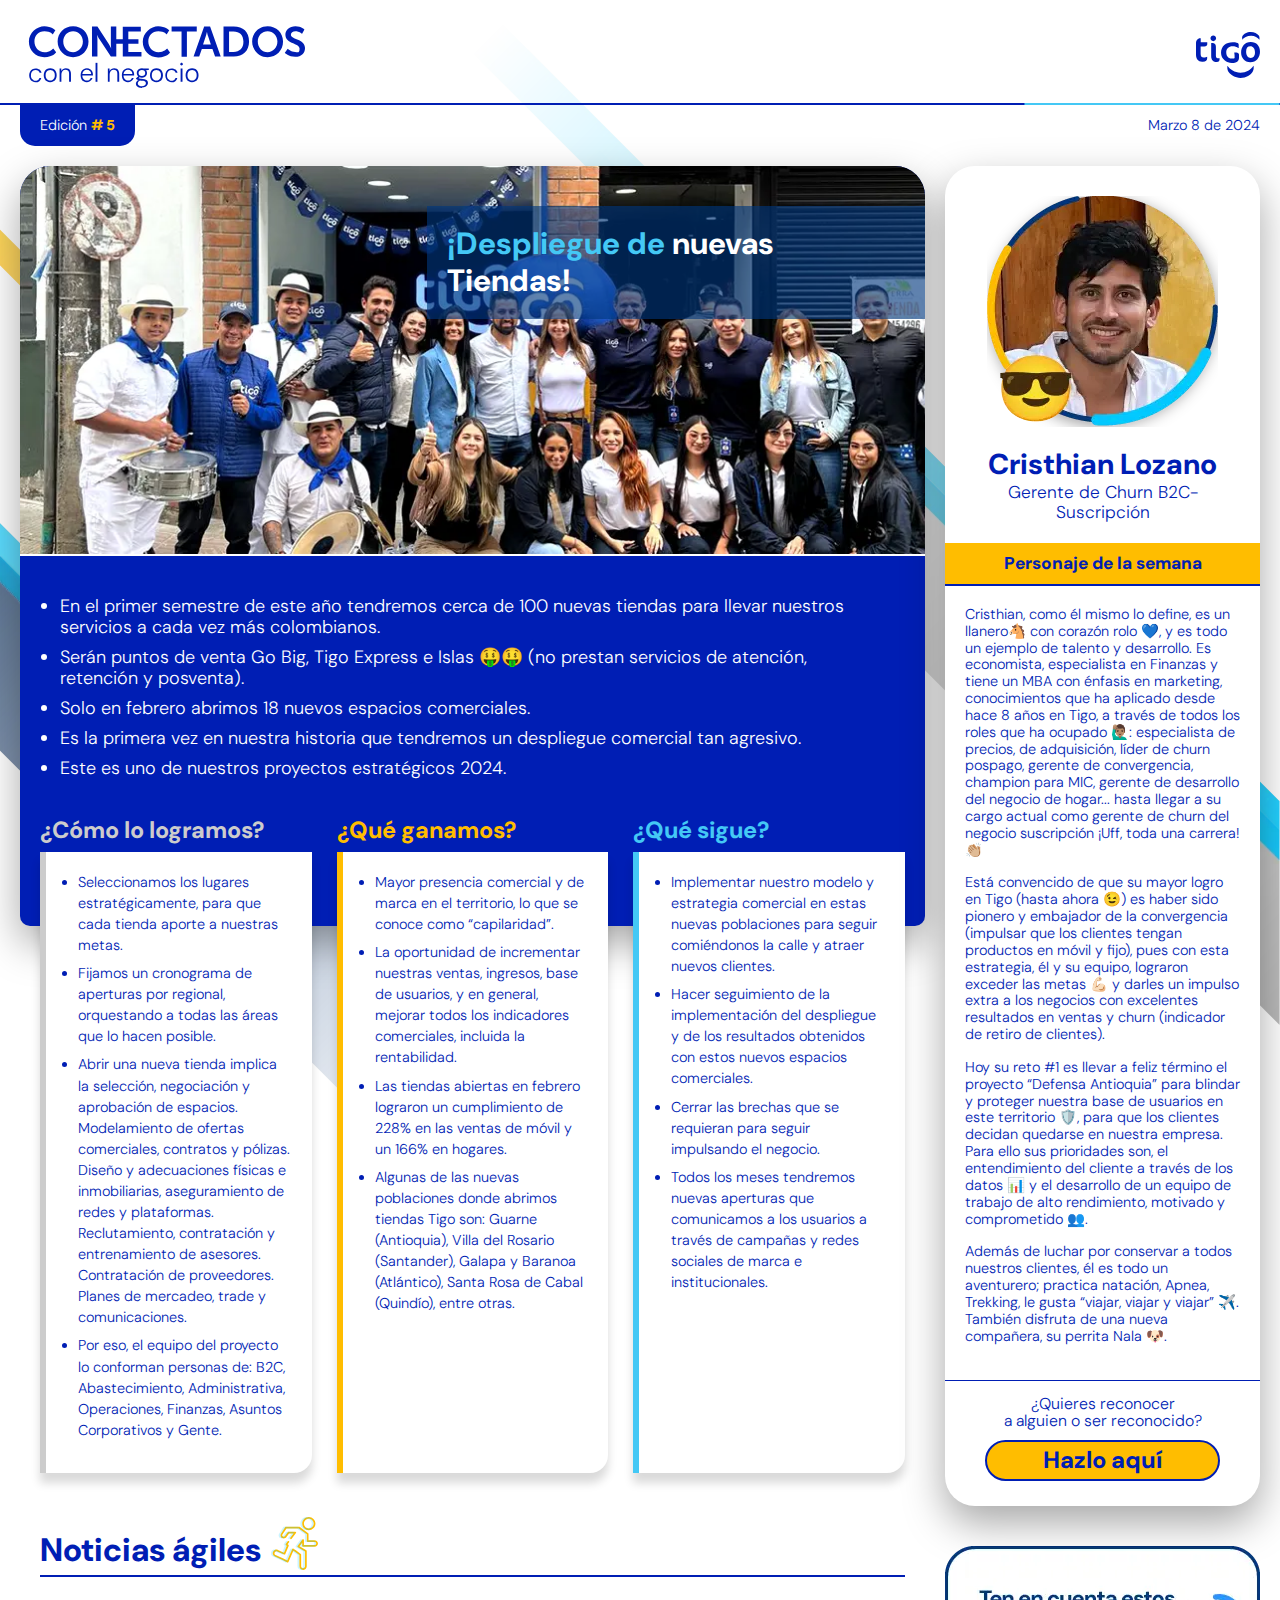
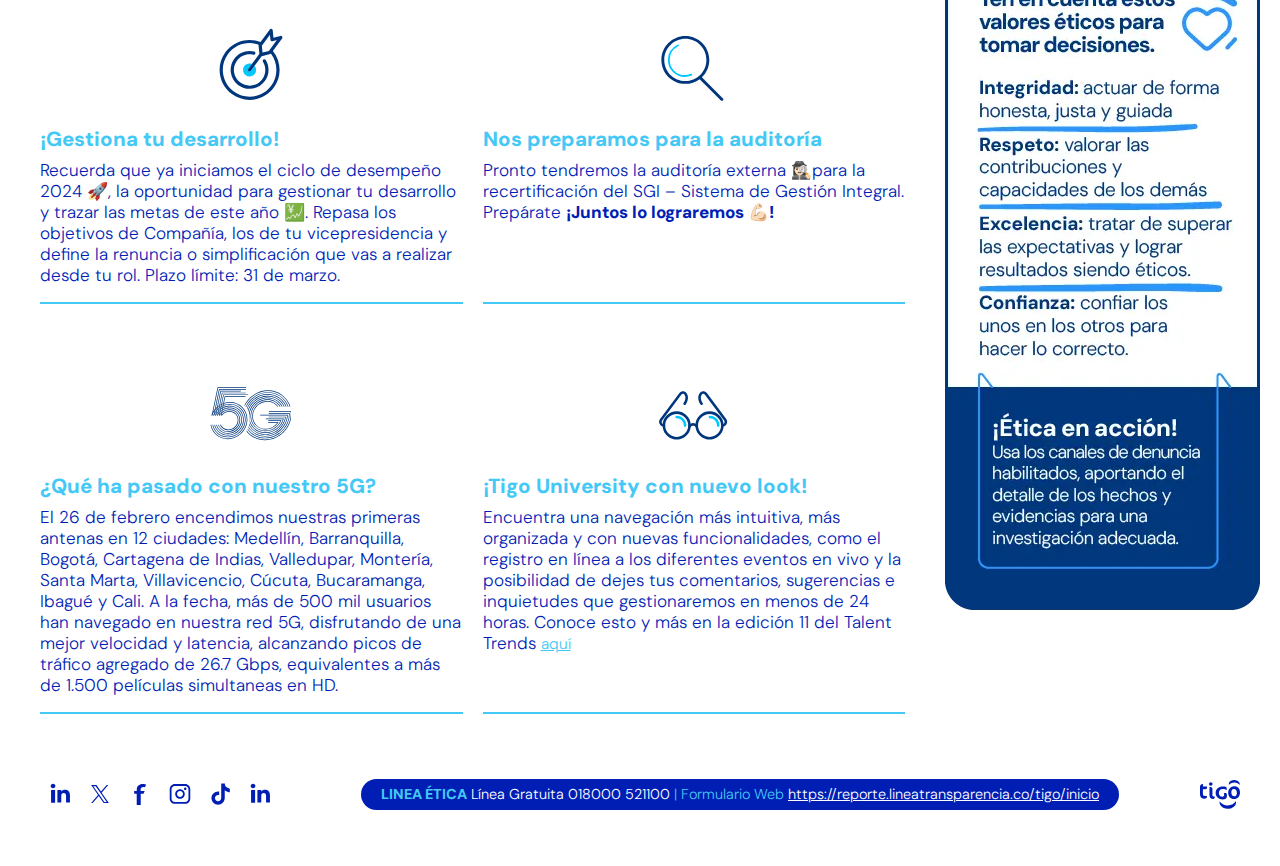
<file: 5/index.html>
<!DOCTYPE html>
<html lang="es-la">
  <head>
    <meta http-equiv="Content-type" content="text/html; charset=utf-8" />
    <meta http-equiv="X-UA-Compatible" content="IE=edge" />
    <script type="text/javascript">
      var _browserisFlight = true;
    </script>

    <meta name="viewport" content="width=device-width, initial-scale=1" />
    <meta name="description" content="Boletin semanal de las noticias del negocio Tigo" />
    <meta property="og:image" content="https://comunicacionestigo.com/BoletinConectados/img/thumb.jpg" />

    <link rel="shortcut icon" href="../img/favicon.png" type="image/x-icon" />
    <link rel="icon" href="../img/favicon.png" type="image/x-icon" />

    <link rel="preload" href="https://cdn.jsdelivr.net/npm/bootstrap@5.3.0-alpha1/dist/css/bootstrap.min.css" as="style" onload="this.onload=null;this.rel='stylesheet'" />
    <noscript>
      <link rel="stylesheet" href="https://cdn.jsdelivr.net/npm/bootstrap@5.3.0-alpha1/dist/css/bootstrap.min.css" />
    </noscript>

    <link rel="stylesheet" href="../css/main.css?v=2" />
    <title>5 | CONECTADOS con el negocio</title>
  </head>

  <!-- Google tag (gtag.js) -->
  <script async src="https://www.googletagmanager.com/gtag/js?id=G-VL8SJDT7RG"></script>
  <script>
    window.dataLayer = window.dataLayer || [];
    function gtag() {
      dataLayer.push(arguments);
    }
    gtag("js", new Date());

    gtag("config", "G-VL8SJDT7RG");
  </script>

  <body>
    <header>
      <div class="head">
        <div class="name">
          <a href="../index.html" onclick="gtag('event', 'enlace', { 'event_category': 'Box', 'event_action': 'box', 'event_label': 'enlace'});"><img width="294" height="66" src="../img/conectados.svg" alt="Conectados con el negocio" /></a>
        </div>
        <div class="logo"><img width="64" height="46" src="../img/tigo.svg" alt="Tigo" /></div>
      </div>
    </header>

    <div class="contain">
      <div class="data">
        <div class="num">
          Edición <strong><span class="txt_amarillo"># 5</span></strong>
        </div>
        <div class="date">Marzo 8 de 2024</div>
      </div>
      <div class="wrap">
        <div class="ppal">
          <section class="titular">
            <article class="ppal">
              <div class="image">
                <img width="985" height="388" src="img/Principal.webp" alt="" />
                <h1>¡Despliegue de <span>nuevas Tiendas!</span> </h1>
              </div>
              <div class="txt">
                <ul>
                  <li>En el primer semestre de este año tendremos cerca de 100 nuevas tiendas para llevar nuestros servicios a cada vez más colombianos. </li>
                  <li>Serán puntos de venta Go Big, Tigo Express e Islas 🤑🤑 (no prestan servicios de atención, retención y posventa). </li>
                  <li>Solo en febrero abrimos 18 nuevos espacios comerciales.</li>
                  <li>Es la primera vez en nuestra historia que tendremos un despliegue comercial tan agresivo. </li>
                  <li>Este es uno de nuestros proyectos estratégicos 2024. </li>
                </ul>
              </div>
            </article>
          </section>
          <div class="extend-arti">
            <div class="item">
              <h3>¿Cómo lo logramos?</h3>
              <div class="txt">
                <ul>
                  <li>Seleccionamos los lugares estratégicamente, para que cada tienda aporte a nuestras metas.</li>
                  <li>Fijamos un cronograma de aperturas por regional, orquestando a todas las áreas que lo hacen posible. </li>
                  <li>Abrir una nueva tienda implica la selección, negociación y aprobación de espacios. Modelamiento de ofertas comerciales, contratos y pólizas. Diseño y adecuaciones físicas e inmobiliarias, aseguramiento de redes y plataformas. Reclutamiento, contratación y entrenamiento de asesores. Contratación de proveedores. Planes de mercadeo, trade y comunicaciones.</li>
                  <li>Por eso, el equipo del proyecto lo conforman personas de: B2C, Abastecimiento, Administrativa, Operaciones, Finanzas, Asuntos Corporativos y Gente. </li>
                </ul>
              </div>
            </div>
            <div class="item">
              <h3>¿Qué ganamos?</h3>
              <div class="txt">
                <ul>
                  <li>Mayor presencia comercial y de marca en el territorio, lo que se conoce como “capilaridad”. </li>
                  <li>La oportunidad de incrementar nuestras ventas, ingresos, base de usuarios, y en general, mejorar todos los indicadores comerciales, incluida la rentabilidad.</li>
                  <li>Las tiendas abiertas en febrero lograron un cumplimiento de 228% en las ventas de móvil y un 166% en hogares. </li>
                  <li>Algunas de las nuevas poblaciones donde abrimos tiendas Tigo son: Guarne (Antioquia), Villa del Rosario (Santander), Galapa y Baranoa (Atlántico), Santa Rosa de Cabal (Quindío), entre otras. </li>
                </ul>
              </div>
            </div>
            <div class="item">
              <h3>¿Qué sigue?</h3>
              <div class="txt">
                <ul>
                  <li>Implementar nuestro modelo y estrategia comercial en estas nuevas poblaciones para seguir comiéndonos la calle y atraer nuevos clientes. </li>
                  <li>Hacer seguimiento de la implementación del despliegue y de los resultados obtenidos con estos nuevos espacios comerciales. </li>
                  <li>
                    Cerrar las brechas que se requieran para seguir impulsando el negocio. 
                  </li>
                  <li>Todos los meses tendremos nuevas aperturas que comunicamos a los usuarios a través de campañas y redes sociales de marca e institucionales. </li>
                </ul>
              </div>
            </div>
          </div>
          <section class="notes">
            <h2>Noticias ágiles <img src="../img/agil.svg" alt="Noticias ágiles" /></h2>
            <div class="items_n items4">
              <div class="txt">
                <div class="thumbnail"><img src="img/notas-1.svg" width="100" height="100" alt="Desarrollo" /></div>
                <h3>¡Gestiona tu desarrollo!</h3>
                <p>Recuerda que ya iniciamos el ciclo de desempeño 2024 🚀, la oportunidad para gestionar tu desarrollo y trazar las metas de este año 💹. Repasa los objetivos de Compañía, los de tu vicepresidencia y define la renuncia o simplificación que vas a realizar desde tu rol. Plazo límite: 31 de marzo. </p>
              </div>
              <div class="txt">
                <div class="thumbnail"><img src="img/notas-2.svg" width="100" height="100" alt="auditoria" /></div>
                <h3>Nos preparamos para la auditoría </h3>
                <p>Pronto tendremos la auditoría externa 🕵🏻‍♀️para la recertificación del SGI – Sistema de Gestión Integral. <br> Prepárate <strong>¡Juntos lo lograremos 💪🏻!</strong>  </p>
              </div>
              <div class="txt">
                <div class="thumbnail"><img src="img/notas-3.svg" width="100" height="100" alt="5G" /></div>
                <h3>¿Qué ha pasado con nuestro 5G? </h3>
                <p>El 26 de febrero encendimos nuestras primeras antenas en 12 ciudades:  Medellín, Barranquilla, Bogotá, Cartagena de Indias, Valledupar, Montería, Santa Marta, Villavicencio, 
                  Cúcuta, Bucaramanga, Ibagué y Cali. A la fecha, más de 500 mil usuarios han navegado en nuestra red 5G, disfrutando de una mejor velocidad y latencia, alcanzando picos de tráfico agregado de 26.7 Gbps, equivalentes a más de 1.500 películas simultaneas en HD. 
                  </p>
              </div>
              <div class="txt">
                <div class="thumbnail"><img src="img/notas-4.svg" width="100" height="100" alt="university" /></div>
                <h3>¡Tigo University con nuevo look!</h3>
                <p>Encuentra una navegación más intuitiva, más organizada y con nuevas funcionalidades, como el registro en línea a los diferentes eventos en vivo y la posibilidad de dejes tus comentarios, sugerencias e inquietudes que gestionaremos en menos de 24 horas. Conoce esto y más en la edición 11 del Talent Trends <a href="https://millicom.sharepoint.com/sites/TigoUniversity/SitePages/Talent-Trends11.aspx" onclick="gtag('event', 'enlace', { 'event_category': 'Notas', 'event_action': 'university', 'event_label': 'enlace'});" target="_blank">aquí</a></p>
              </div>
              <!-- <div class="form"><img src="../img/encuesta.svg" alt="" /><a href="https://forms.office.com/e/0jNfwnjvw9" onclick="gtag('event', 'enlace', { 'event_category': 'Encuesta', 'event_action': 'Encuesta', 'event_label': 'Formulario'});" target="_blank" class="btns btn1">Cuéntanos aquí</a></div> -->
              
            </div>
          </section>
        </div>
        <aside>
          <div class="person" style="line-height: 1.17em">
            <img src="img/Personaje.webp" alt="persona" />
            <h2>
              Cristhian Lozano 
              <span>Gerente de Churn B2C- Suscripción</span>
            </h2>
            <h4>Personaje de la semana</h4>
            <div class="txt">
              <p>Cristhian, como él mismo lo define, es un llanero🐴 con corazón rolo 💙, y es todo un ejemplo de talento y desarrollo. Es economista, especialista en Finanzas y tiene un MBA con énfasis en marketing, conocimientos que ha aplicado desde hace 8 años en Tigo, a través de todos los roles que ha ocupado 🙋🏽‍♂️: especialista de precios, de adquisición, líder de churn pospago, gerente de convergencia, champion para MIC, gerente de desarrollo del negocio de hogar... hasta llegar a su cargo actual como gerente de churn del negocio suscripción ¡Uff, toda una carrera! 👏🏼 </p>
 
                <p>Está convencido de que su mayor logro en Tigo (hasta ahora 😉) es haber sido pionero y embajador de la convergencia (impulsar que los clientes tengan productos en móvil y fijo), pues con esta estrategia, él y su equipo, lograron exceder las metas 💪🏻 y darles un impulso extra a los negocios con excelentes resultados en ventas y churn (indicador de retiro de clientes). </p>
                 
                <p>Hoy su reto #1 es llevar a feliz término el proyecto “Defensa Antioquia” para blindar y proteger nuestra base de usuarios en este territorio 🛡️, para que los clientes decidan quedarse en nuestra empresa. Para ello sus prioridades son, el entendimiento del cliente a través de los datos 📊 y el desarrollo de un equipo de trabajo de alto rendimiento, motivado y comprometido 👥. </p>
                 
                <p>Además de luchar por conservar a todos nuestros clientes, él es todo un aventurero; practica natación, Apnea, Trekking, le gusta “viajar, viajar y viajar” ✈️. También disfruta de una nueva compañera, su perrita Nala 🐶.</p>
                
            </div>
            <div class="conv">
              <p>¿Quieres reconocer <br />a alguien o ser reconocido? <a href="https://forms.office.com/e/cYmCV1RpWp" onclick="gtag('event', 'enlace', { 'event_category': 'Personaje', 'event_action': 'Convocatoria', 'event_label': 'Formulario'});" target="_blank" class="btns btn2">Hazlo aquí</a></p>
            </div>
          </div>
          <div class="banner">
            <img src="img/banner.webp" alt="Consultas" />
          </div>
        </aside>
      </div>

      <footer>
        <div class="media">
          <a onclick="gtag('event', 'enlace', { 'event_category': 'Redes', 'event_action': 'linkedin Tigo', 'event_label': 'enlace'});" href="https://www.linkedin.com/company/tigocolombia/mycompany/" data-bs-toggle="tooltip" title="" data-bs-original-title="Tigo Colombia">
            <img width="40" height="40" src="../img/IN.svg" alt="" />
            <p class="movil">Tigo Colombia</p>
          </a>
          <a onclick="gtag('event', 'enlace', { 'event_category': 'Redes', 'event_action': 'twitter Tigo', 'event_label': 'enlace'});" href="https://twitter.com/Tigo_Colombia/" data-bs-toggle="tooltip" title="" data-bs-original-title="@Tigo_Colombia">
            <img width="40" height="40" src="../img/TW.svg" alt="" />
            <p class="movil">@TigoColombia</p>
          </a>
          <a onclick="gtag('event', 'enlace', { 'event_category': 'Redes', 'event_action': 'facebook', 'event_label': 'enlace'});" href="https://www.facebook.com/Tigo.Col/" data-bs-toggle="tooltip" title="" data-bs-original-title="Tigo.Col">
            <img width="40" height="40" src="../img/FB.svg" alt="" />
            <p class="movil">@Tigo.Col</p>
          </a>
          <a onclick="gtag('event', 'enlace', { 'event_category': 'Redes', 'event_action': 'Instagram', 'event_label': 'enlace'});" href="https://www.instagram.com/tigocolombia/?hl=es-la" data-bs-toggle="tooltip" title="" data-bs-original-title="TigoColombia">
            <img width="40" height="40" src="../img/INS.svg" alt="" />
            <p class="movil">TigoColombia</p>
          </a>
          <a onclick="gtag('event', 'enlace', { 'event_category': 'Redes', 'event_action': 'tiktok', 'event_label': 'enlace'});" href="https://www.tiktok.com/@tigo.colombia?lang=es" data-bs-toggle="tooltip" title="" data-bs-original-title="@tigo.colombia">
            <img width="40" height="40" src="../img/TK.svg" alt="" />
            <p class="movil">@tigo.colombia</p>
          </a>
          <a onclick="gtag('event', 'enlace', { 'event_category': 'Redes', 'event_action': 'linkedin Marcelo', 'event_label': 'enlace'});" href="https://www.linkedin.com/in/marcelocataldo/" data-bs-toggle="tooltip" title="" data-bs-original-title="MarceloCataldo">
            <img width="40" height="40" src="../img/IN.svg" alt="" />
            <p class="movil">MarceloCataldo</p>
          </a>
        </div>
        <div class="etica"><strong class="txt_azul3">LINEA ÉTICA</strong> Línea Gratuita 018000 521100 <span class="txt_azul3">| Formulario Web</span> <a href="https://reporte.lineatransparencia.co/tigo/inicio" target="_blank">https://reporte.lineatransparencia.co/tigo/inicio</a></div>

        <div class="logo"><img width="40" height="29" src="../img/tigo.svg" alt="" /></div>
      </footer>
    </div>
    <div class="js">
      <script defer src="https://ajax.googleapis.com/ajax/libs/jquery/1.12.4/jquery.min.js"></script>
      <script defer src="https://cdn.jsdelivr.net/npm/bootstrap@5.3.0-alpha1/dist/js/bootstrap.bundle.min.js" integrity="sha384-w76AqPfDkMBDXo30jS1Sgez6pr3x5MlQ1ZAGC+nuZB+EYdgRZgiwxhTBTkF7CXvN" crossorigin="anonymous"></script>
    </div>
  </body>
</html>
</file>
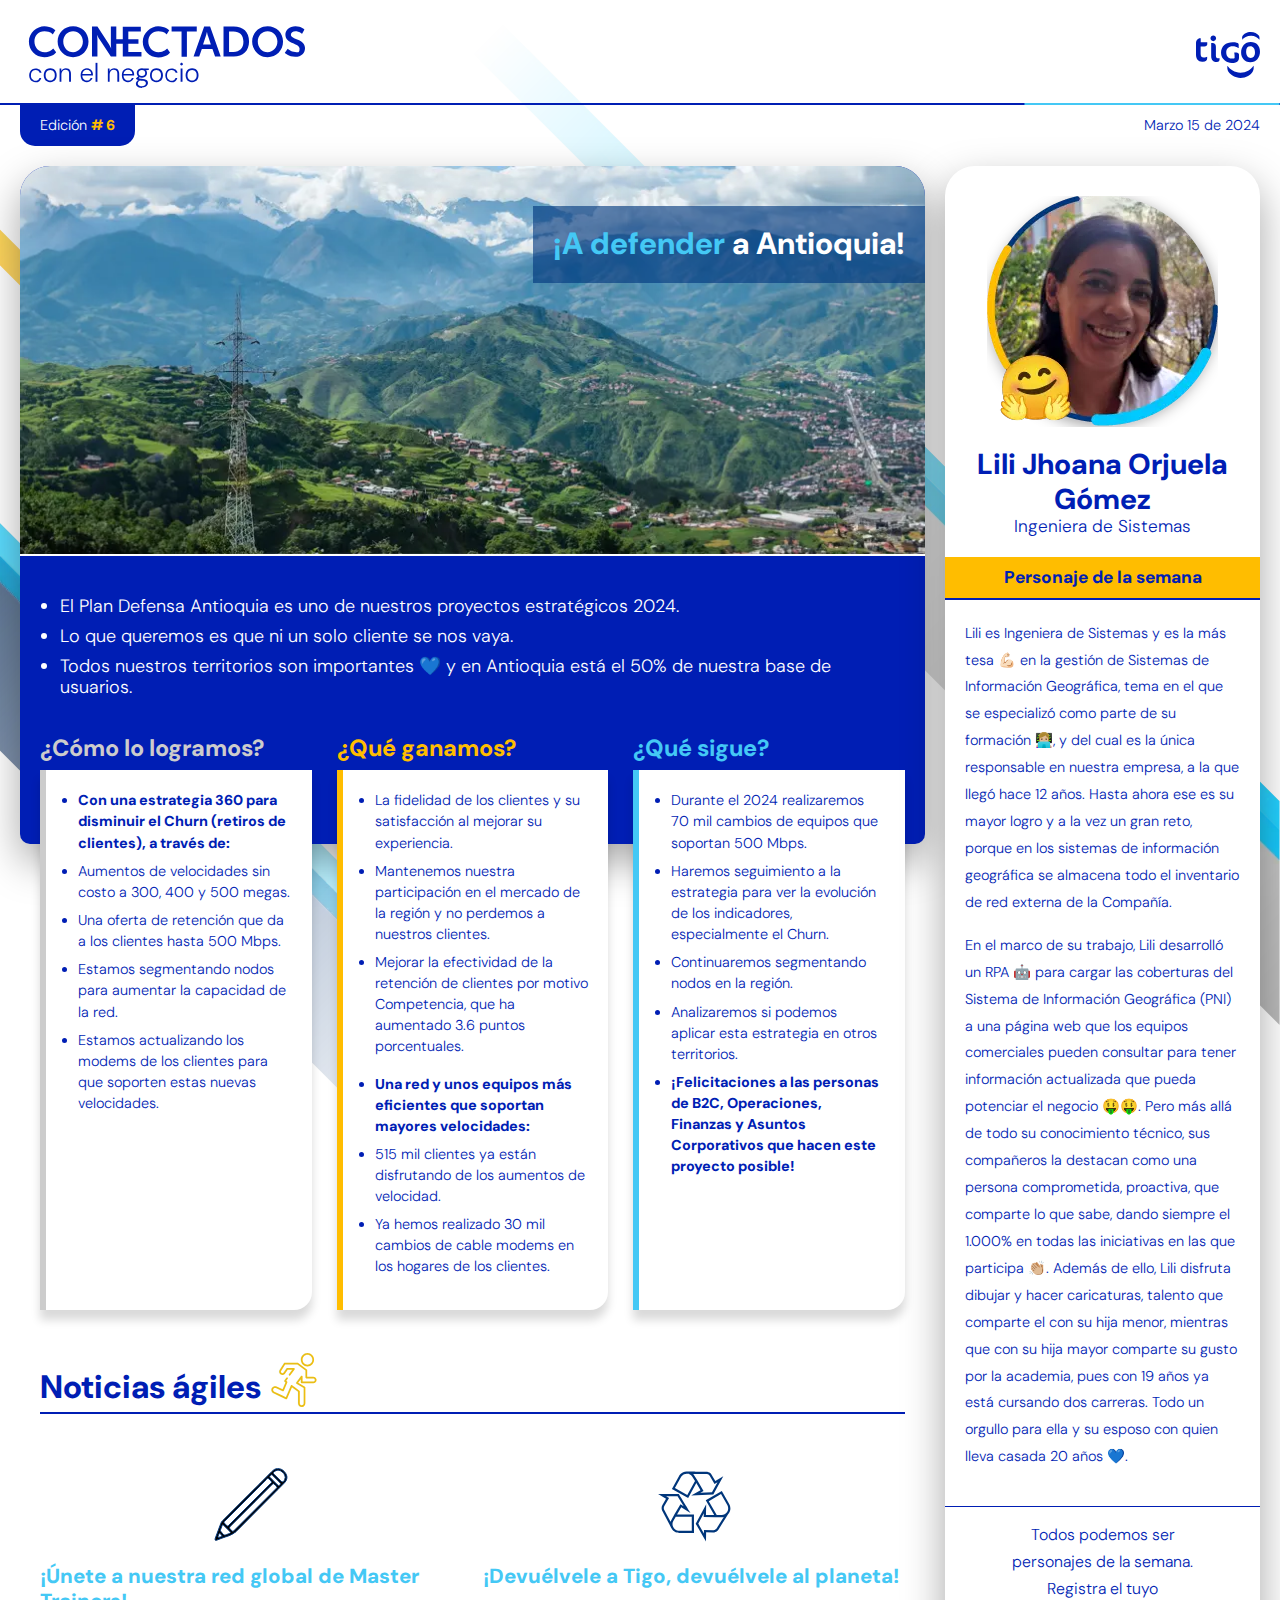
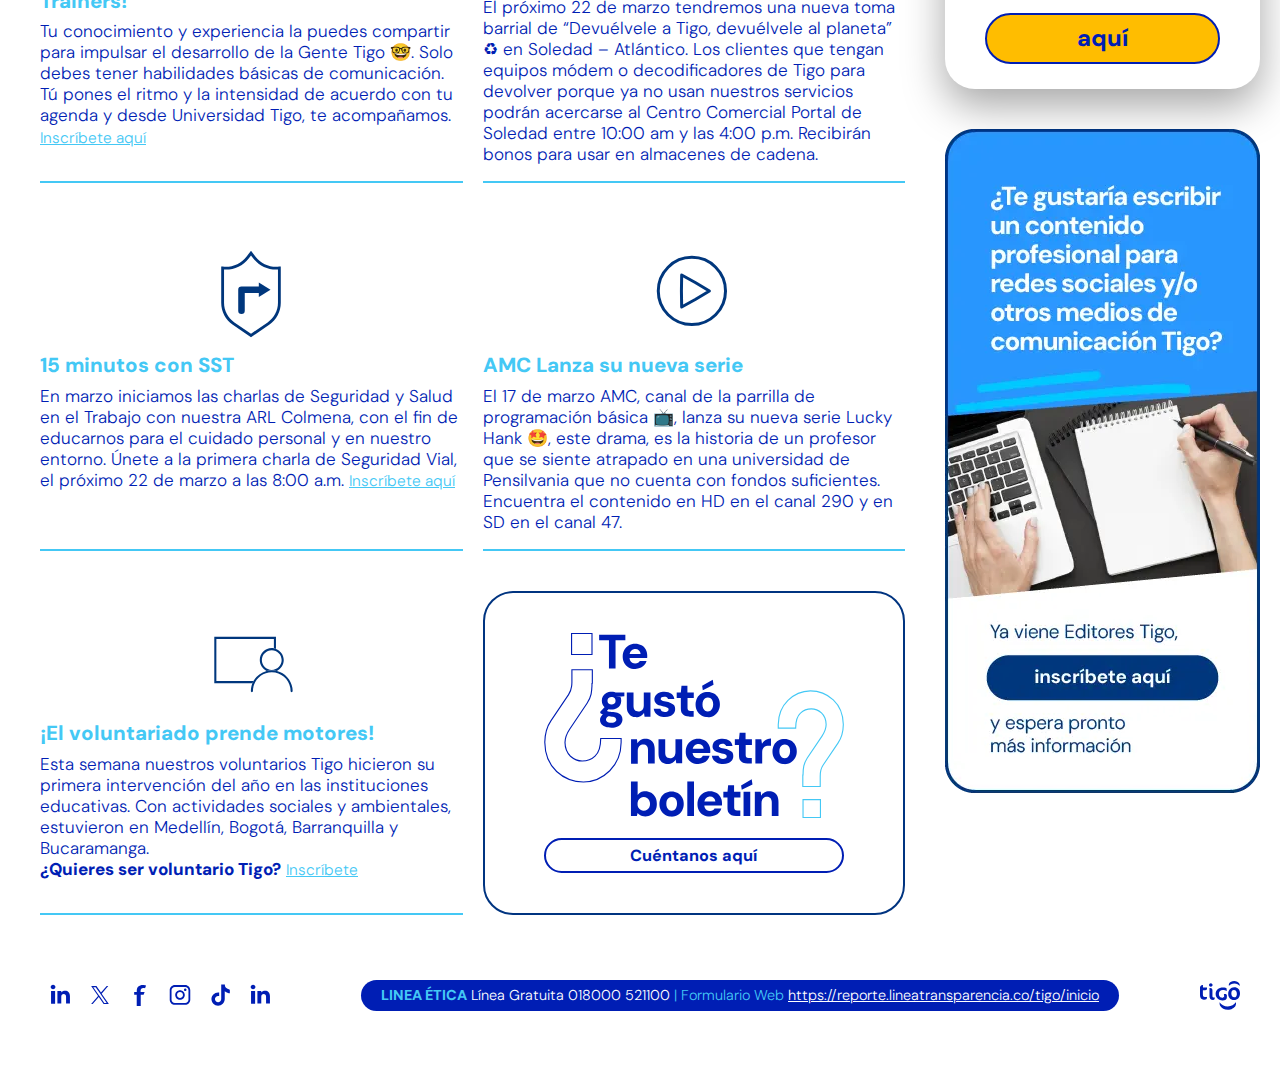
<file: 6/index.html>
<!DOCTYPE html>
<html lang="es-la">
  <head>
    <meta http-equiv="Content-type" content="text/html; charset=utf-8" />
    <meta http-equiv="X-UA-Compatible" content="IE=edge" />
    <script type="text/javascript">
      var _browserisFlight = true;
    </script>

    <meta name="viewport" content="width=device-width, initial-scale=1" />
    <meta name="description" content="Boletin semanal de las noticias del negocio Tigo" />
    <meta property="og:image" content="https://comunicacionestigo.com/BoletinConectados/img/thumb.jpg" />

    <link rel="shortcut icon" href="../img/favicon.png" type="image/x-icon" />
    <link rel="icon" href="../img/favicon.png" type="image/x-icon" />

    <link rel="preload" href="https://cdn.jsdelivr.net/npm/bootstrap@5.3.0-alpha1/dist/css/bootstrap.min.css" as="style" onload="this.onload=null;this.rel='stylesheet'" />
    <noscript>
      <link rel="stylesheet" href="https://cdn.jsdelivr.net/npm/bootstrap@5.3.0-alpha1/dist/css/bootstrap.min.css" />
    </noscript>

    <link rel="stylesheet" href="../css/main.css?v=2" />
    <title>6 | CONECTADOS con el negocio</title>
  </head>

  <!-- Google tag (gtag.js) -->
  <script async src="https://www.googletagmanager.com/gtag/js?id=G-VL8SJDT7RG"></script>
  <script>
    window.dataLayer = window.dataLayer || [];
    function gtag() {
      dataLayer.push(arguments);
    }
    gtag("js", new Date());

    gtag("config", "G-VL8SJDT7RG");
  </script>

  <body>
    <header>
      <div class="head">
        <div class="name">
          <a href="../index.html" onclick="gtag('event', 'enlace', { 'event_category': 'Box', 'event_action': 'box', 'event_label': 'enlace'});"><img width="294" height="66" src="../img/conectados.svg" alt="Conectados con el negocio" /></a>
        </div>
        <div class="logo"><img width="64" height="46" src="../img/tigo.svg" alt="Tigo" /></div>
      </div>
    </header>

    <div class="contain">
      <div class="data">
        <div class="num">
          Edición <strong><span class="txt_amarillo"># 6</span></strong>
        </div>
        <div class="date">Marzo 15 de 2024</div>
      </div>
      <div class="wrap">
        <div class="ppal">
          <section class="titular">
            <article class="ppal">
              <div class="image">
                <img width="985" height="388" src="img/antioquia.webp" alt="" />
                <h1>¡A defender <span>a Antioquia!</span> </h1>
              </div>
              <div class="txt">
                <ul>
                  <li>El Plan Defensa Antioquia es uno de nuestros proyectos estratégicos 2024.</li> 
                  <li>Lo que queremos es que ni un solo cliente se nos vaya. </li>
                  <li>Todos nuestros territorios son importantes 💙 y en Antioquia está el 50% de nuestra base de usuarios.</li>

                </ul>
              </div>
            </article>
          </section>
          <div class="extend-arti">
            <div class="item">
              <h3>¿Cómo lo logramos?</h3>
              <div class="txt">
                <ul>
                  <li><strong>Con una estrategia 360 para disminuir el Churn (retiros de clientes), a través de:</strong></li>
                  <li>Aumentos de velocidades sin costo a 300, 400 y 500 megas.</li> 
                  <li>Una oferta de retención que da a los clientes hasta 500 Mbps.</li> 
                  <li>Estamos segmentando nodos para aumentar la capacidad de la red.</li>
                  <li>Estamos actualizando los modems de los clientes para que soporten estas nuevas velocidades. </li>

                </ul>
              </div>
            </div>
            <div class="item">
              <h3>¿Qué ganamos?</h3>
              <div class="txt">
                <ul>
                  <li>La fidelidad de los clientes y su satisfacción al mejorar su experiencia. </li>
                  <li>Mantenemos nuestra participación en el mercado de la región y no perdemos a nuestros clientes.</li>
                  <li>Mejorar la efectividad de la retención de clientes por motivo Competencia, que ha aumentado 3.6 puntos porcentuales.</li>
                </ul>
                 
                  <ul>
                    <li><strong>Una red y unos equipos más eficientes que soportan mayores velocidades:</strong></li>
                    <li>515 mil clientes ya están disfrutando de los aumentos de velocidad.</li>
                    <li>Ya hemos realizado 30 mil cambios de cable modems en los hogares de los clientes.</li>
                  </ul>
                
              </div>
            </div>
            <div class="item">
              <h3>¿Qué sigue?</h3>
              <div class="txt">
                <ul>
                  <li>Durante el 2024 realizaremos 70 mil cambios de equipos que soportan 500 Mbps. </li>
                  <li>Haremos seguimiento a la estrategia para ver la evolución de los indicadores, especialmente el Churn.</li>
                  <li>Continuaremos segmentando nodos en la región.</li>
                  <li>Analizaremos si podemos aplicar esta estrategia en otros territorios.</li>
                  <li><strong>¡Felicitaciones a las personas de B2C, Operaciones, Finanzas y Asuntos Corporativos que hacen este proyecto posible!</strong></li>
                </ul>
              </div>
            </div>
          </div>
          <section class="notes">
            <h2>Noticias ágiles <img src="../img/agil.svg" alt="Noticias ágiles" /></h2>
            <div class="items_n items4">
              <div class="txt">
                <div class="thumbnail"><img src="img/notas-1.svg" width="100" height="100" alt="Master Trainers" /></div>
                <h3>¡Únete a nuestra red global de Master Trainers!</h3>
                <p>Tu conocimiento y experiencia la puedes compartir para impulsar el desarrollo de la  Gente Tigo 🤓. Solo debes tener habilidades básicas de comunicación. Tú pones el ritmo y la intensidad de acuerdo con tu agenda y desde Universidad Tigo, te acompañamos.  
                  <a href="https://forms.office.com/pages/responsepage.aspx?id=_TkAZSpx4U-4Y4YQPEJcFwLKENn1NDxAkTIn_hFoUepUOTIxWkZXTkpQQzNHOENSU1Q5RkdSU1VPNy4u" onclick="gtag('event', 'enlace', { 'event_category': 'Notas', 'event_action': 'trainers', 'event_label': 'enlace'});" target="_blank">Inscríbete aquí</a></p>
              </div>
              <div class="txt">
                <div class="thumbnail"><img src="img/notas-2.svg" width="100" height="100" alt="Devuelve a Tigo" /></div>
                <h3>¡Devuélvele a Tigo, devuélvele al planeta!</h3>
                <p>El próximo 22 de marzo tendremos una nueva toma barrial de “Devuélvele a Tigo, devuélvele al planeta” ♻ en Soledad – Atlántico. Los clientes que tengan equipos módem o decodificadores de Tigo para devolver porque ya no usan nuestros servicios podrán acercarse al Centro Comercial Portal de Soledad entre 10:00 am y las 4:00 p.m. Recibirán bonos para usar en almacenes de cadena.</p>
              </div>
              <div class="txt">
                <div class="thumbnail"><img src="img/notas-3.svg" width="100" height="100" alt="SST" /></div>
                <h3>15 minutos con SST</h3>
                <p>En marzo iniciamos las charlas de Seguridad y Salud en el Trabajo con nuestra ARL Colmena, con el fin de educarnos para el cuidado personal y en nuestro entorno. Únete a la primera charla de Seguridad Vial, el próximo 22 de marzo a las 8:00 a.m. 
                  <a href="https://forms.office.com/Pages/ResponsePage.aspx?id=_TkAZSpx4U-4Y4YQPEJcF0qJVwYy4IxPux9byIF9imVUMzlVRUZHMVBVNzE5VldBWDlFQVpDSVRURC4u" onclick="gtag('event', 'enlace', { 'event_category': 'Notas', 'event_action': 'sst', 'event_label': 'enlace'});" target="_blank">Inscríbete aquí</a>
                  </p>
              </div>
              <div class="txt">
                <div class="thumbnail"><img src="img/notas-4.svg" width="100" height="100" alt="AMC" /></div>
                <h3>AMC Lanza su nueva serie</h3>
                <p>El 17 de marzo AMC, canal de la parrilla de programación básica 📺, lanza su nueva serie Lucky Hank 🤩, este drama, es la historia de un profesor que se siente atrapado en una universidad de Pensilvania que no cuenta con fondos suficientes. Encuentra el contenido en HD en el canal 290 y en SD en el canal 47.</p>
              </div>
              <div class="txt">
                <div class="thumbnail"><img src="img/notas-5.svg" width="100" height="100" alt="Voluntarios" /></div>
                <h3>¡El voluntariado prende motores!</h3>
                <p>Esta semana nuestros voluntarios Tigo hicieron su primera intervención del año en las instituciones educativas. Con actividades sociales y ambientales, estuvieron en Medellín, Bogotá, Barranquilla y Bucaramanga. <br>
                  <strong>¿Quieres ser voluntario Tigo?</strong> 
                  <a href="https://forms.office.com/r/vnTbjudNSN?origin=lprLink" onclick="gtag('event', 'enlace', { 'event_category': 'Notas', 'event_action': 'voluntario', 'event_label': 'enlace'});" target="_blank">Inscríbete</a></p>
                  
              </div>
              <div class="form"><img src="../img/encuesta.svg" alt="" /><a href="https://forms.office.com/e/0jNfwnjvw9" onclick="gtag('event', 'enlace', { 'event_category': 'Encuesta', 'event_action': 'Encuesta', 'event_label': 'Formulario'});" target="_blank" class="btns btn1">Cuéntanos aquí</a></div>
              
            </div>
          </section>
        </div>
        <aside>
          <div class="person" style="line-height: 1.87em">
            <img src="img/Personaje.webp" alt="persona" />
            <h2>
              Lili Jhoana Orjuela Gómez  
              <span>Ingeniera de Sistemas</span>
            </h2>
            <h4>Personaje de la semana</h4>
            <div class="txt">
              <p>Lili es Ingeniera de Sistemas y es la más tesa 💪🏻 en la gestión de Sistemas de Información Geográfica, tema en el que se especializó como parte de su formación 👩🏼‍💻, y del cual es la única responsable en nuestra empresa, a la que llegó hace 12 años. 
                Hasta ahora ese es su mayor logro y a la vez un gran reto, porque en los sistemas de información geográfica se almacena todo el inventario de red externa de la Compañía. </p>

                <p>En el marco de su trabajo, Lili desarrolló un RPA 🤖 para cargar las coberturas del Sistema de Información Geográfica (PNI) a una página web que los equipos comerciales pueden consultar para tener información actualizada que pueda potenciar el negocio 🤑🤑. Pero más allá de todo su conocimiento técnico, sus compañeros la destacan como una persona comprometida, proactiva, que comparte lo que sabe, dando siempre el 1.000% en todas las iniciativas en las que participa 👏🏼. Además de ello, Lili disfruta dibujar y hacer caricaturas, talento que comparte el con su hija menor, mientras que con su hija mayor comparte su gusto por la academia, pues con 19 años ya está cursando dos carreras.  Todo un orgullo para ella y su esposo con quien lleva casada 20 años 💙. </p>
            </div>
            <div class="conv">
              <p>Todos podemos ser <br> personajes de la semana. <br>
                Registra el tuyo <a href="https://forms.office.com/e/cYmCV1RpWp" onclick="gtag('event', 'enlace', { 'event_category': 'Personaje', 'event_action': 'Convocatoria', 'event_label': 'Formulario'});" target="_blank" class="btns btn2"> aquí</a></p>
            </div>
          </div>
          <div class="banner">
            <a onclick="gtag('event', 'enlace', { 'event_category': 'banner', 'event_action': 'Convocatoria', 'event_label': 'Formulario'});" href="https://forms.office.com/e/xHti5BTZCv"><img src="img/banner.webp" alt="Consultas" /></a>
          </div>
        </aside>
      </div>

      <footer>
        <div class="media">
          <a onclick="gtag('event', 'enlace', { 'event_category': 'Redes', 'event_action': 'linkedin Tigo', 'event_label': 'enlace'});" href="https://www.linkedin.com/company/tigocolombia/mycompany/" data-bs-toggle="tooltip" title="" data-bs-original-title="Tigo Colombia">
            <img width="40" height="40" src="../img/IN.svg" alt="" />
            <p class="movil">Tigo Colombia</p>
          </a>
          <a onclick="gtag('event', 'enlace', { 'event_category': 'Redes', 'event_action': 'twitter Tigo', 'event_label': 'enlace'});" href="https://twitter.com/Tigo_Colombia/" data-bs-toggle="tooltip" title="" data-bs-original-title="@Tigo_Colombia">
            <img width="40" height="40" src="../img/TW.svg" alt="" />
            <p class="movil">@TigoColombia</p>
          </a>
          <a onclick="gtag('event', 'enlace', { 'event_category': 'Redes', 'event_action': 'facebook', 'event_label': 'enlace'});" href="https://www.facebook.com/Tigo.Col/" data-bs-toggle="tooltip" title="" data-bs-original-title="Tigo.Col">
            <img width="40" height="40" src="../img/FB.svg" alt="" />
            <p class="movil">@Tigo.Col</p>
          </a>
          <a onclick="gtag('event', 'enlace', { 'event_category': 'Redes', 'event_action': 'Instagram', 'event_label': 'enlace'});" href="https://www.instagram.com/tigocolombia/?hl=es-la" data-bs-toggle="tooltip" title="" data-bs-original-title="TigoColombia">
            <img width="40" height="40" src="../img/INS.svg" alt="" />
            <p class="movil">TigoColombia</p>
          </a>
          <a onclick="gtag('event', 'enlace', { 'event_category': 'Redes', 'event_action': 'tiktok', 'event_label': 'enlace'});" href="https://www.tiktok.com/@tigo.colombia?lang=es" data-bs-toggle="tooltip" title="" data-bs-original-title="@tigo.colombia">
            <img width="40" height="40" src="../img/TK.svg" alt="" />
            <p class="movil">@tigo.colombia</p>
          </a>
          <a onclick="gtag('event', 'enlace', { 'event_category': 'Redes', 'event_action': 'linkedin Marcelo', 'event_label': 'enlace'});" href="https://www.linkedin.com/in/marcelocataldo/" data-bs-toggle="tooltip" title="" data-bs-original-title="MarceloCataldo">
            <img width="40" height="40" src="../img/IN.svg" alt="" />
            <p class="movil">MarceloCataldo</p>
          </a>
        </div>
        <div class="etica"><strong class="txt_azul3">LINEA ÉTICA</strong> Línea Gratuita 018000 521100 <span class="txt_azul3">| Formulario Web</span> <a href="https://reporte.lineatransparencia.co/tigo/inicio" target="_blank">https://reporte.lineatransparencia.co/tigo/inicio</a></div>

        <div class="logo"><img width="40" height="29" src="../img/tigo.svg" alt="" /></div>
      </footer>
    </div>
    <div class="js">
      <script defer src="https://ajax.googleapis.com/ajax/libs/jquery/1.12.4/jquery.min.js"></script>
      <script defer src="https://cdn.jsdelivr.net/npm/bootstrap@5.3.0-alpha1/dist/js/bootstrap.bundle.min.js" integrity="sha384-w76AqPfDkMBDXo30jS1Sgez6pr3x5MlQ1ZAGC+nuZB+EYdgRZgiwxhTBTkF7CXvN" crossorigin="anonymous"></script>
    </div>
  </body>
</html>
</file>
<file: css/main.css>
@charset "UTF-8";
@import url("https://fonts.googleapis.com/css2?family=DM+Sans:ital,opsz,wght@0,9..40,300;0,9..40,800;1,9..40,300;1,9..40,800&display=swap");
/*Color*/
/*Color*/
.txt_blanco {
  color: #ffffff !important;
}

.bg_blanco {
  background-color: #ffffff !important;
}

.txt_azul1 {
  color: #001EB4 !important;
}

.bg_azul1 {
  background-color: #001EB4 !important;
}

.txt_azul2 {
  color: #00005A !important;
}

.bg_azul2 {
  background-color: #00005A !important;
}

.txt_azul3 {
  color: #44C8F5 !important;
}

.bg_azul3 {
  background-color: #44C8F5 !important;
}

.txt_azul4 {
  color: #0064de !important;
}

.bg_azul4 {
  background-color: #0064de !important;
}

.txt_azul5 {
  color: #00eeff !important;
}

.bg_azul5 {
  background-color: #00eeff !important;
}

.txt_verde {
  color: #00F52D !important;
}

.bg_verde {
  background-color: #00F52D !important;
}

.txt_amarillo {
  color: #ffbd00 !important;
}

.bg_amarillo {
  background-color: #ffbd00 !important;
}

.txt_violeta {
  color: #FF0064 !important;
}

.bg_violeta {
  background-color: #FF0064 !important;
}

body {
  margin: 0;
  font-family: "DM Sans", sans-serif;
  font-weight: 300;
  font-size: 15px;
  color: #001EB4;
  position: relative;
  line-height: 1.17em;
}
body::-webkit-scrollbar {
  width: 0.6em;
  background-color: #ffffff;
}
body::-webkit-scrollbar-thumb {
  background-color: #001EB4;
  border: 0px;
  border-bottom: 2px;
  border-top: 2px;
  border-style: solid;
  border-color: #001EB4;
  border-radius: 10px;
  margin: 5px;
}

strong {
  font-weight: 800;
}

a {
  color: #44C8F5;
}

h1,
h2,
h3,
h4,
h5,
h6 {
  font-weight: 800;
}

li {
  margin-bottom: 0.5em;
}

header {
  border-bottom: 2px solid #001EB4;
  position: relative;
}
≈ header::before, header::after {
  content: "";
  display: block;
  border-radius: 10px;
  position: absolute;
  border: 1px solid;
}
header::before {
  border-color: #ffbd00;
  width: 10vw;
  bottom: -1px;
  right: 30%;
}
header::after {
  border-color: #44C8F5;
  width: 20vw;
  right: 0;
}
header .head {
  max-width: 1360px;
  display: flex;
  justify-content: space-between;
  align-items: center;
  margin: 0 auto;
  padding: 22px 20px 15px;
}
header .head .name img {
  max-width: 187px;
}
header .head .logo img {
  max-width: 43px;
}

.contain {
  max-width: 1360px;
  margin: 0 auto;
}

.data {
  display: flex;
  justify-content: space-between;
  padding: 10px 20px;
}
.data .num {
  color: #ffffff;
  background-color: #001EB4;
  padding: 10px 20px;
  margin: -10px -20px;
  margin-right: initial;
}
.data .date {
  text-align: right;
  margin-left: 15px;
}

.titular {
  background-color: #001EB4;
  color: #ffffff;
}
.titular .image {
  height: 340px;
  border-bottom: 2px solid #ffffff;
  position: relative;
  overflow: hidden;
}
.titular .image img {
  width: 100%;
  height: 100%;
  -o-object-fit: cover;
     object-fit: cover;
  -o-object-position: top left;
     object-position: top left;
}
.titular .image h1 {
  position: absolute;
  background: rgba(0, 54, 125, 0.6235294118);
  bottom: 0px;
  color: #44C8F5;
  font-size: 1.5em;
  padding: 20px 20px;
  margin: 0;
}
.titular .image h1 span {
  color: #ffffff;
}
.titular .txt {
  padding: 20px;
}
.titular .txt ul {
  padding: 0 20px;
}

.extend-arti {
  background-color: #001EB4;
}
.extend-arti .item {
  padding: 0 20px 20px;
}
.extend-arti .item:nth-child(1) h3 {
  color: #cccccc;
}
.extend-arti .item:nth-child(2) h3 {
  color: #ffbd00;
}
.extend-arti .item:nth-child(3) h3 {
  color: #44C8F5;
}
.extend-arti .item .txt {
  font-size: 0.9em;
  color: #001EB4;
  border-bottom-right-radius: 18px;
  background-color: #ffffff;
  border-left: 6px solid;
  padding: 20px;
  padding-left: 0;
}
.extend-arti .item:nth-child(1) .txt {
  border-color: #cccccc;
}
.extend-arti .item:nth-child(2) .txt {
  border-color: #ffbd00;
}
.extend-arti .item:nth-child(3) .txt {
  border-color: #44C8F5;
}

.notes {
  padding: 40px 20px;
}
.notes .items_n {
  display: grid;
  gap: 20px;
}
.notes h2 {
  font-size: 1.8em;
  border-bottom: 2px solid #001EB4;
  display: flex;
  align-items: end;
  padding-bottom: 5px;
  margin-bottom: 20px;
}
.notes h2 img {
  margin-left: 10px;
}
.notes h3 {
  font-size: 1.4em;
  color: #44C8F5;
}
.notes .txt {
  border-bottom: 2px solid #44C8F5;
}
.notes .txt .thumbnail {
  text-align: center;
  margin-bottom: 10px;
}
.notes .form {
  padding: 20px;
  display: flex;
  border: 2px solid #003480;
  border-radius: 30px;
  justify-content: space-around;
  flex-direction: column;
  align-content: center;
  flex-wrap: wrap;
}
.notes .form img {
  width: 100%;
  max-width: 300px;
  margin: 20px 0;
}

.person {
  padding: 20px;
}
.person img {
  margin: auto;
  display: block;
  margin-bottom: 20px;
  max-width: 240px;
}
.person h2 {
  font-size: 2em;
  text-align: center;
}
.person h4 {
  background-color: #ffbd00;
  border-bottom: 2px solid #001EB4;
  margin: 20px -20px;
  text-align: center;
  font-size: 1.2em;
  padding: 10px;
}
.person span {
  display: block;
  font-size: 0.6em;
  font-weight: 300;
}
.person .txt {
  padding-bottom: 20px;
}
.person .conv {
  border-top: 1px solid #001EB4;
  text-align: center;
  padding: 15px 40px;
  margin: 0 -20px;
}
.person .conv a.btns {
  font-size: 1.5em;
  margin-top: 10px;
}

.banner {
  padding: 0 20px;
}
.banner img {
  width: 100%;
  height: auto;
}

footer {
  margin-bottom: 32px;
}
footer .media {
  display: flex;
  font-size: 0.8em;
  flex-wrap: wrap;
  justify-content: space-around;
  margin: 20px;
}
footer .media img {
  width: 40px;
}
footer .media .movil {
  display: none;
}
footer .logo {
  text-align: center;
}
footer .logo img {
  width: 40px;
}
footer .etica {
  text-align: center;
  padding: 10px 20px;
  color: #ffffff;
  background-color: #001EB4;
}
footer .etica a {
  color: #ffffff;
}
footer .logo {
  margin: 20px;
}

.btns {
  display: flex;
  justify-content: center;
  border-radius: 3em;
  font-size: 1.15em;
  font-weight: 800;
  margin-bottom: 20px;
  padding: 5px;
  text-decoration: none;
  transition: all ease-in 0.35s;
}
.btns.btn1 {
  border: 2px solid #001EB4;
  color: #001EB4;
  background-color: #ffffff;
}
.btns.btn1:hover {
  background-color: #001EB4;
  color: #ffffff;
}
.btns.btn2 {
  border: 2px solid #001EB4;
  color: #001EB4;
  background-color: #ffbd00;
}
.btns.btn2:hover {
  background-color: #ffffff;
}

.home .contain {
  display: grid;
  grid-template-columns: minmax(250px, 1fr) 50px;
  grid-template-areas: "ppal aside";
  gap: 20px;
  padding: 40px 20px;
}
.home .library {
  grid-area: ppal;
}
.home footer {
  grid-area: aside;
}
.home .library {
  display: grid;
  grid-template-columns: repeat(auto-fill, minmax(300px, 1fr));
  gap: 40px 20px;
}
.home .library a {
  text-decoration: none;
  color: inherit;
}
.home .library .item {
  overflow: hidden;
  border-radius: 15px;
  box-shadow: 0px 10px 10px 0px rgba(0, 0, 0, 0.1);
  background-color: #ffffff;
  /* &:hover .txt {
    height: 250px;
    transition: ease-in 0.5s height;
  } */
}
.home .library .item .thumbnail img {
  width: 100%;
}
.home .library .item .txt {
  font-size: 0.8em;
  overflow: hidden;
  background-color: #ffffff;
  /* height: 0px; */
  transition: ease-in 0.3s height;
  padding: 10px 20px 29px;
}
.home .library .item .txt h2 {
  color: #001EB4;
  font-size: 1.5em;
}
.home .library .item .txt h2 span {
  color: #44C8F5;
  display: block;
  font-weight: normal;
  font-size: 80%;
  margin: 4px 0 6px;
}
.home footer {
  flex-direction: column;
}
.home footer .media {
  margin: 0;
  gap: 20px;
}

/*Desktop*/
@media (min-width: 768px) {
  body {
    font-size: 18px;
    background-image: url(../img/bgR2.webp), url(../img/bgR3.webp);
    background-repeat: no-repeat;
    background-position: -250px -20px, top right, right bottom;
  }
  header .head .name img {
    max-width: 295px;
  }
  header .head .logo img {
    max-width: 64px;
  }
  header::before {
    width: 10vw;
    bottom: -2px;
    right: 23%;
  }
  .contain {
    padding: 0 20px;
  }
  .data {
    padding: 10px 0;
    font-size: 0.8em;
    margin-bottom: 20px;
  }
  .data .num {
    margin-left: 0;
    border-radius: 0 0 15px 15px;
  }
  .wrap {
    display: grid;
    grid-template-columns: minmax(500px, 1fr) 315px;
    grid-template-areas: "principal aside";
    gap: 20px;
  }
  .ppal {
    grid-area: principal;
  }
  aside {
    grid-area: aside;
  }
  .titular {
    border-radius: 30px 30px 10px 10px;
    box-shadow: 0px 17px 42px 0px rgba(0, 0, 0, 0.35);
    padding-bottom: 90px;
  }
  .titular .image {
    height: 390px;
    overflow: hidden;
    border-radius: 30px 30px 0 0;
  }
  .titular .image h1 {
    font-size: 1.7em;
    top: 40px;
    right: 0;
    max-width: 55%;
    height: -moz-fit-content;
    height: fit-content;
  }
  .titular .ppal {
    position: relative;
  }
  .titular .ppal .txt {
    padding: 40px 20px;
  }
  .extend-arti {
    display: grid;
    grid-template-columns: repeat(3, 1fr);
    -moz-column-gap: 25px;
         column-gap: 25px;
    justify-content: space-between;
    padding: 0 20px;
    background-color: transparent;
    margin-top: -110px;
  }
  .extend-arti .item {
    padding: 0;
  }
  .extend-arti .item h3 {
    font-size: 1.3em;
  }
  .extend-arti .item .txt {
    height: calc(100% - 40px);
    font-size: 0.8em;
    box-shadow: 0px 10px 10px 0px rgba(0, 0, 0, 0.15);
  }
  .notes .items_n {
    grid-template-columns: repeat(auto-fill, minmax(225px, 1fr));
    gap: 40px 20px;
  }
  .notes .items_n.items4 {
    grid-template-columns: repeat(auto-fill, minmax(310px, 1fr));
  }
  .notes .txt {
    margin-top: 20px;
    font-size: 0.95em;
  }
  .notes h3 {
    font-size: 1.2em;
  }
  .notes a {
    font-size: 90%;
  }
  .person {
    background-color: #ffffff;
    box-shadow: 0px 17px 42px 0px rgba(0, 0, 0, 0.35);
    border-radius: 30px;
    font-size: 0.8em;
    margin-bottom: 40px;
  }
  .person img {
    margin-top: 10px;
  }
  .person .conv {
    font-size: 1.1em;
    padding-bottom: 0;
  }
  .person .conv p {
    margin: 0;
  }
  .person .conv a.btns {
    margin: 10px 0 5px;
    padding: 10px;
  }
  .banner {
    padding: 0;
  }
  footer {
    display: flex;
    justify-content: space-between;
    align-items: center;
    margin-bottom: 32px;
  }
  footer .media {
    display: flex;
    font-size: 0.8em;
    flex-wrap: wrap;
    justify-content: space-around;
    margin: 20px;
  }
  footer .media img {
    width: 40px;
  }
  footer .media .movil {
    display: none;
  }
  footer .etica {
    padding: 5px 20px;
    border-radius: 50px;
    font-size: 0.8em;
  }
  footer .logo {
    text-align: center;
  }
  footer .logo img {
    width: 40px;
  }
  .home .contain {
    grid-template-columns: minmax(500px, 1fr) 50px;
  }
  .home .contain .library .item .txt h2 span {
    margin: 2px 0 4px;
  }
}
.galeria .container {
  padding: 20px 0;
  -moz-columns: 4 300px;
       columns: 4 300px;
  -moz-column-gap: 20px;
       column-gap: 20px;
}
.galeria img {
  max-width: 100%;
  width: 100%;
}
.galeria img:hover {
  cursor: pointer;
}
.galeria .item {
  position: relative;
  margin-bottom: 20px;
  border-radius: 10px;
  overflow: hidden;
}
.galeria .item label.imgT {
  display: block;
}
.galeria .item .txt {
  position: absolute;
  display: flex;
  align-items: center;
  justify-content: center;
  height: 0px;
  bottom: 0;
  right: 0;
  width: calc(100% - 20px);
  background-color: rgba(255, 255, 255, 0.8);
  overflow: hidden;
  transition: all ease-in-out 0.2s;
  border-radius: 6px 6px 0 0;
  margin: 0 10px;
  text-align: center;
  font-size: 0.8em;
}
.galeria .item:hover .txt {
  height: 40px;
  padding: 5px;
}
.galeria.offtxt .txt {
  display: none;
}
.galeria .popup-image {
  position: fixed;
  top: 0;
  background: rgba(255, 255, 255, 0.9333333333);
  height: 100%;
  width: 100%;
  z-index: 100;
  place-content: center;
  align-items: center;
  display: none;
}
.galeria .popup-image span {
  position: absolute;
  text-align: right;
  top: 17px;
  left: -12px;
  font-size: 60px;
  font-weight: bolder;
  color: #001EB4;
  cursor: pointer;
  width: 100%;
  height: 100%;
}
.galeria .popup-image img {
  outline: 1px solid rgba(0, 30, 180, 0.3882352941);
  outline-offset: 5px;
  border-radius: 5px;
  width: initial;
  height: initial;
  max-height: 90dvh;
  max-width: 90dvw;
  z-index: 10;
}/*# sourceMappingURL=main.css.map */
</file>
